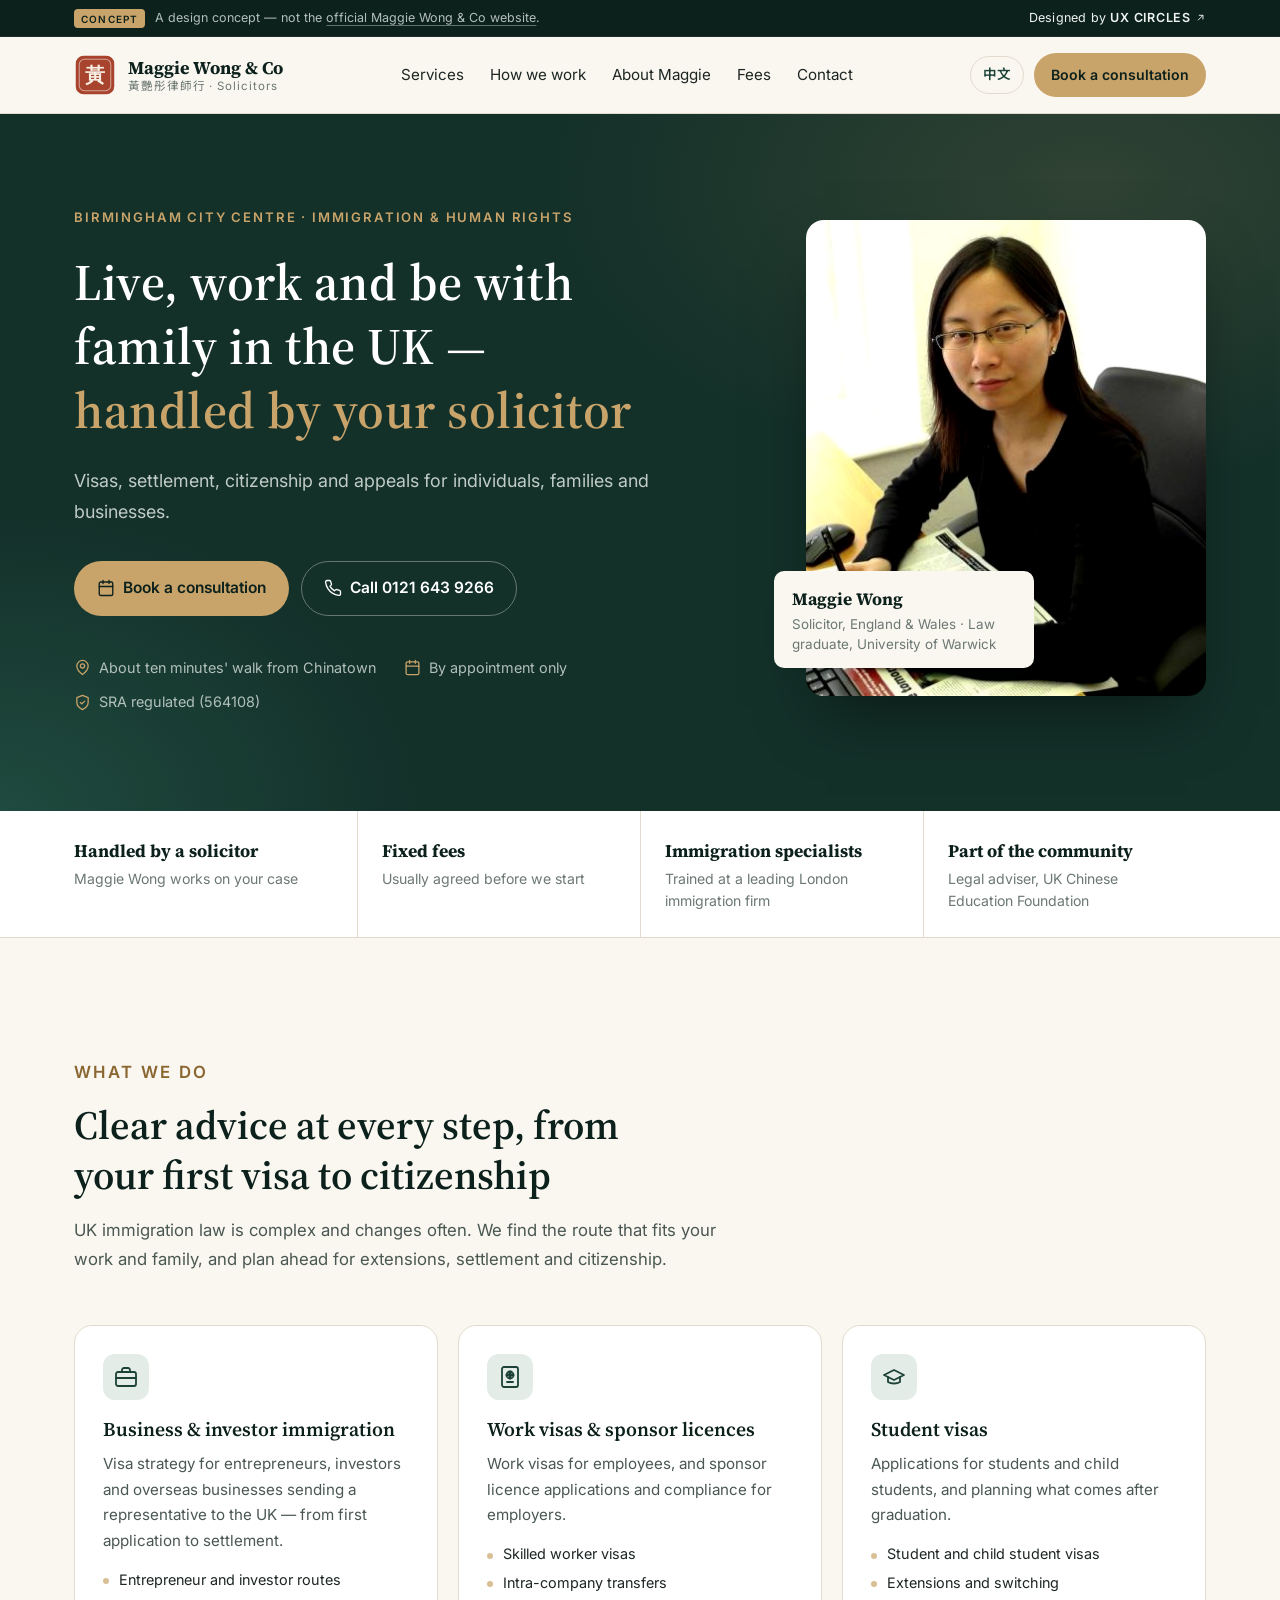
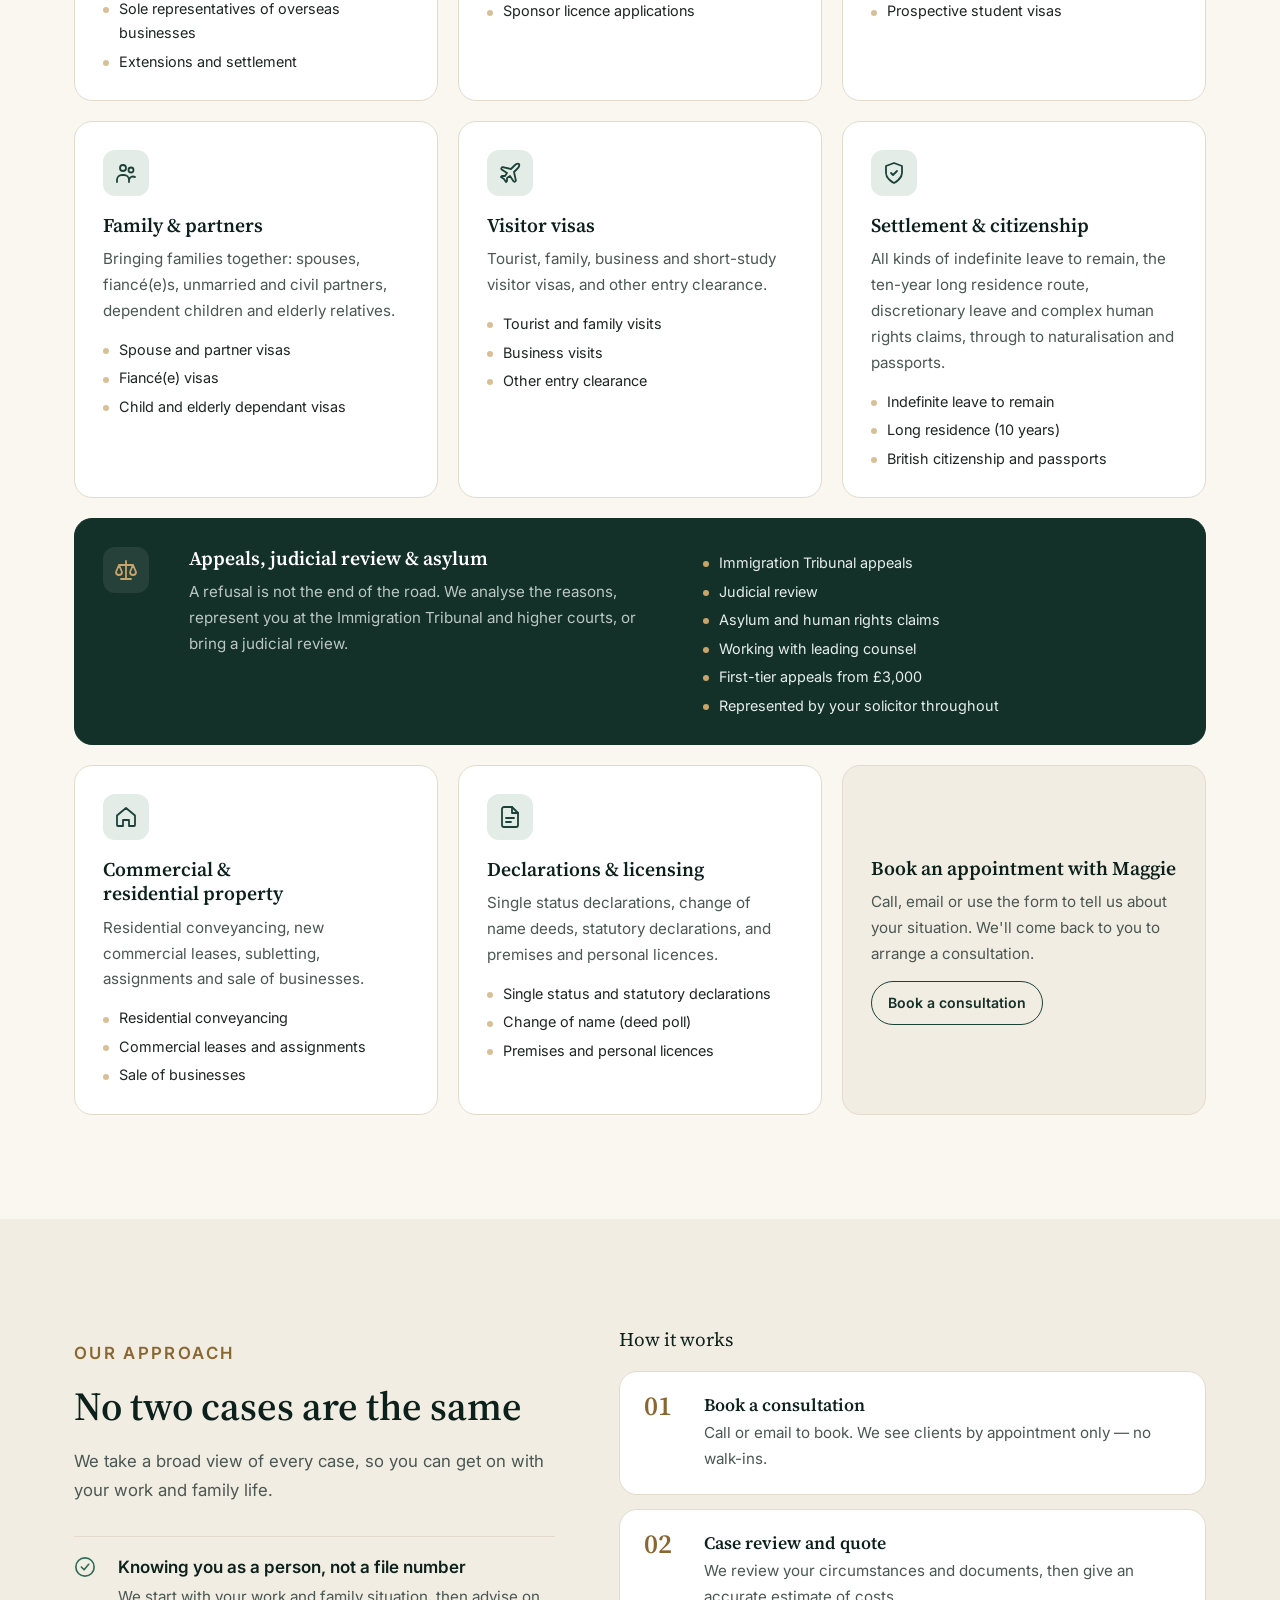
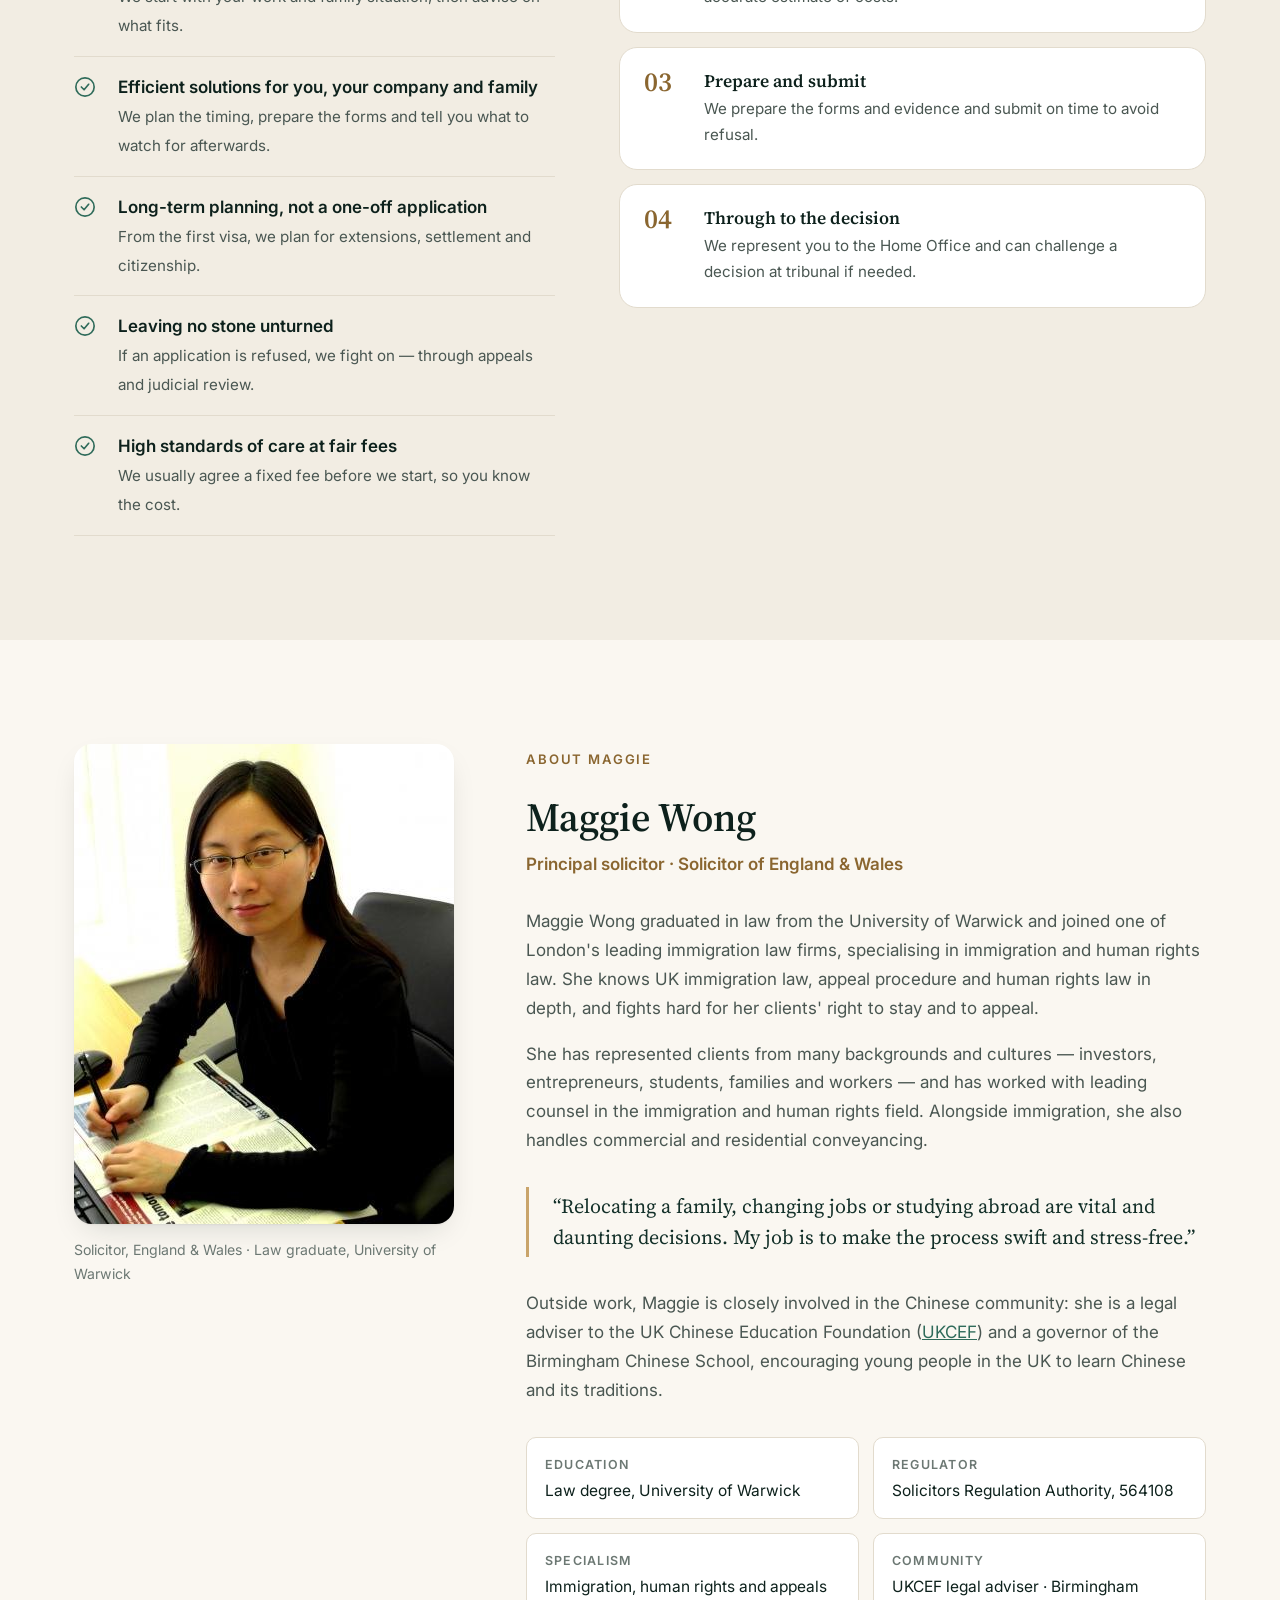
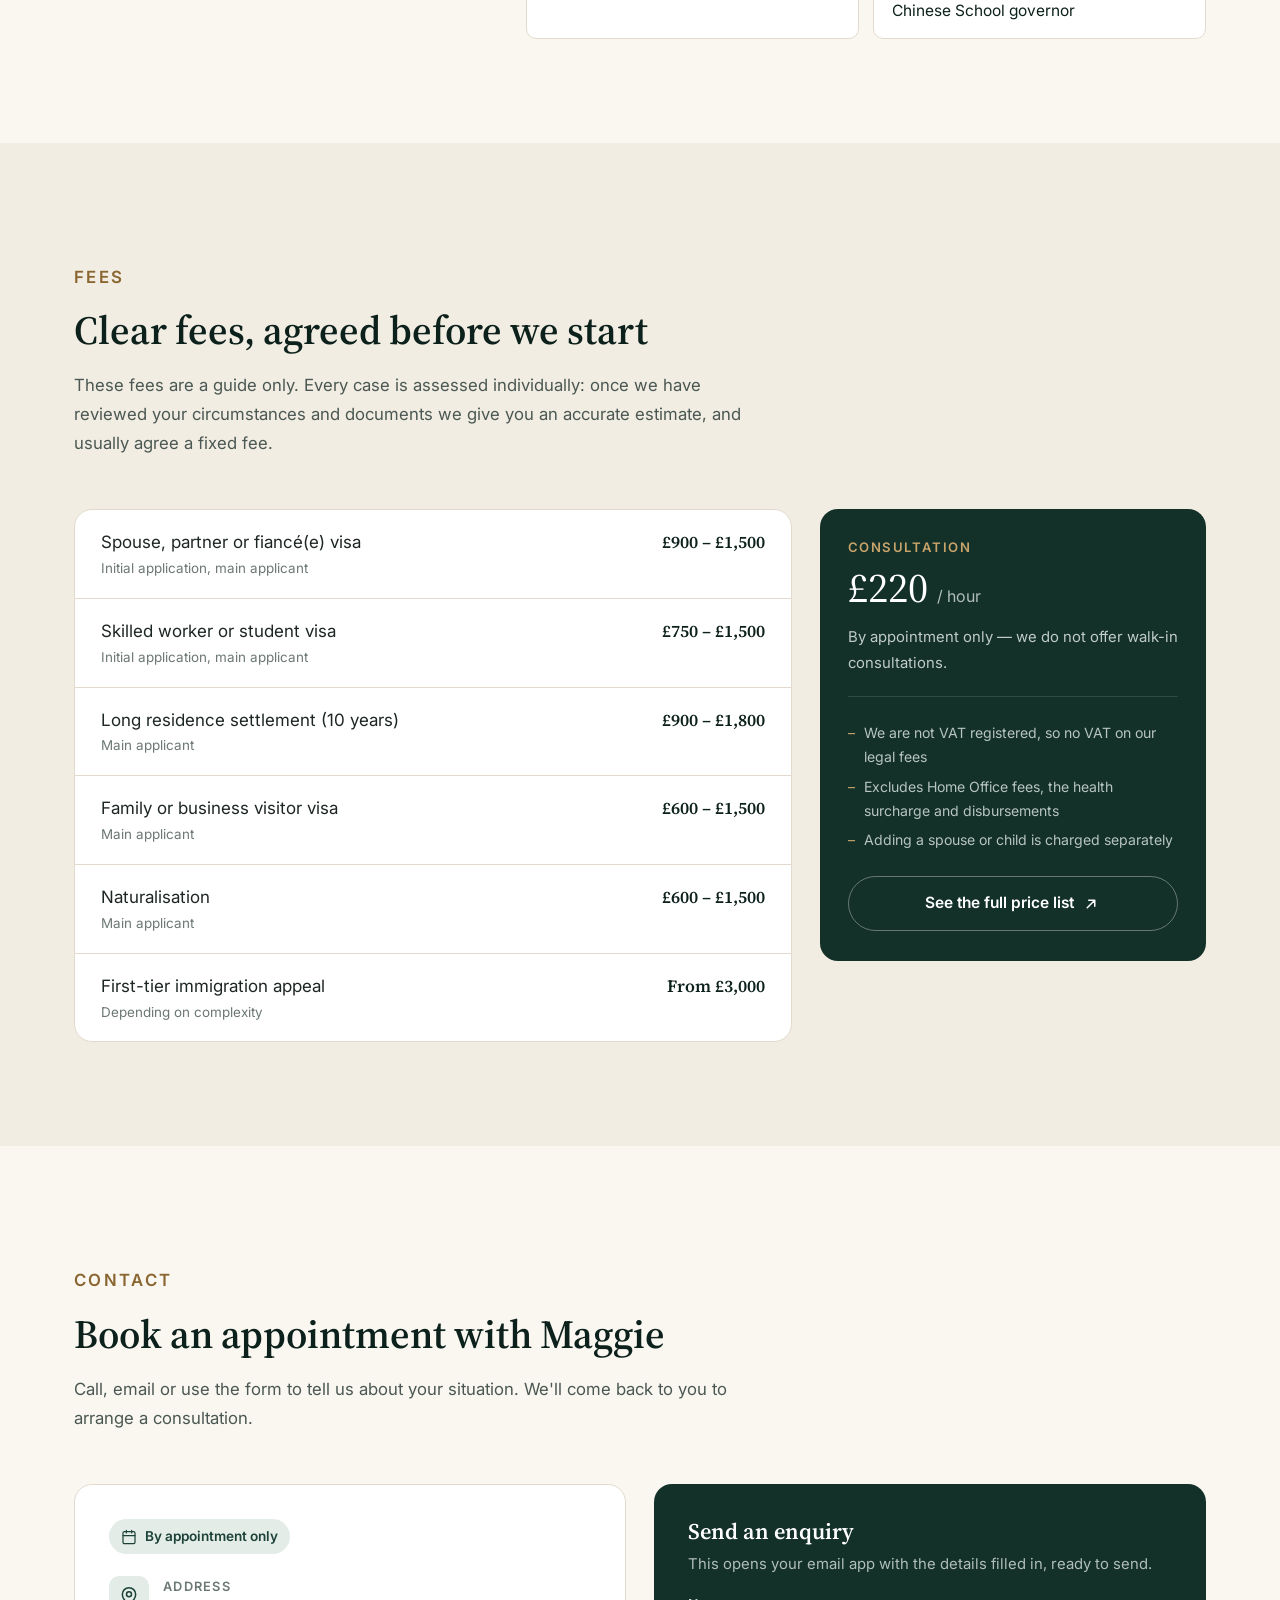
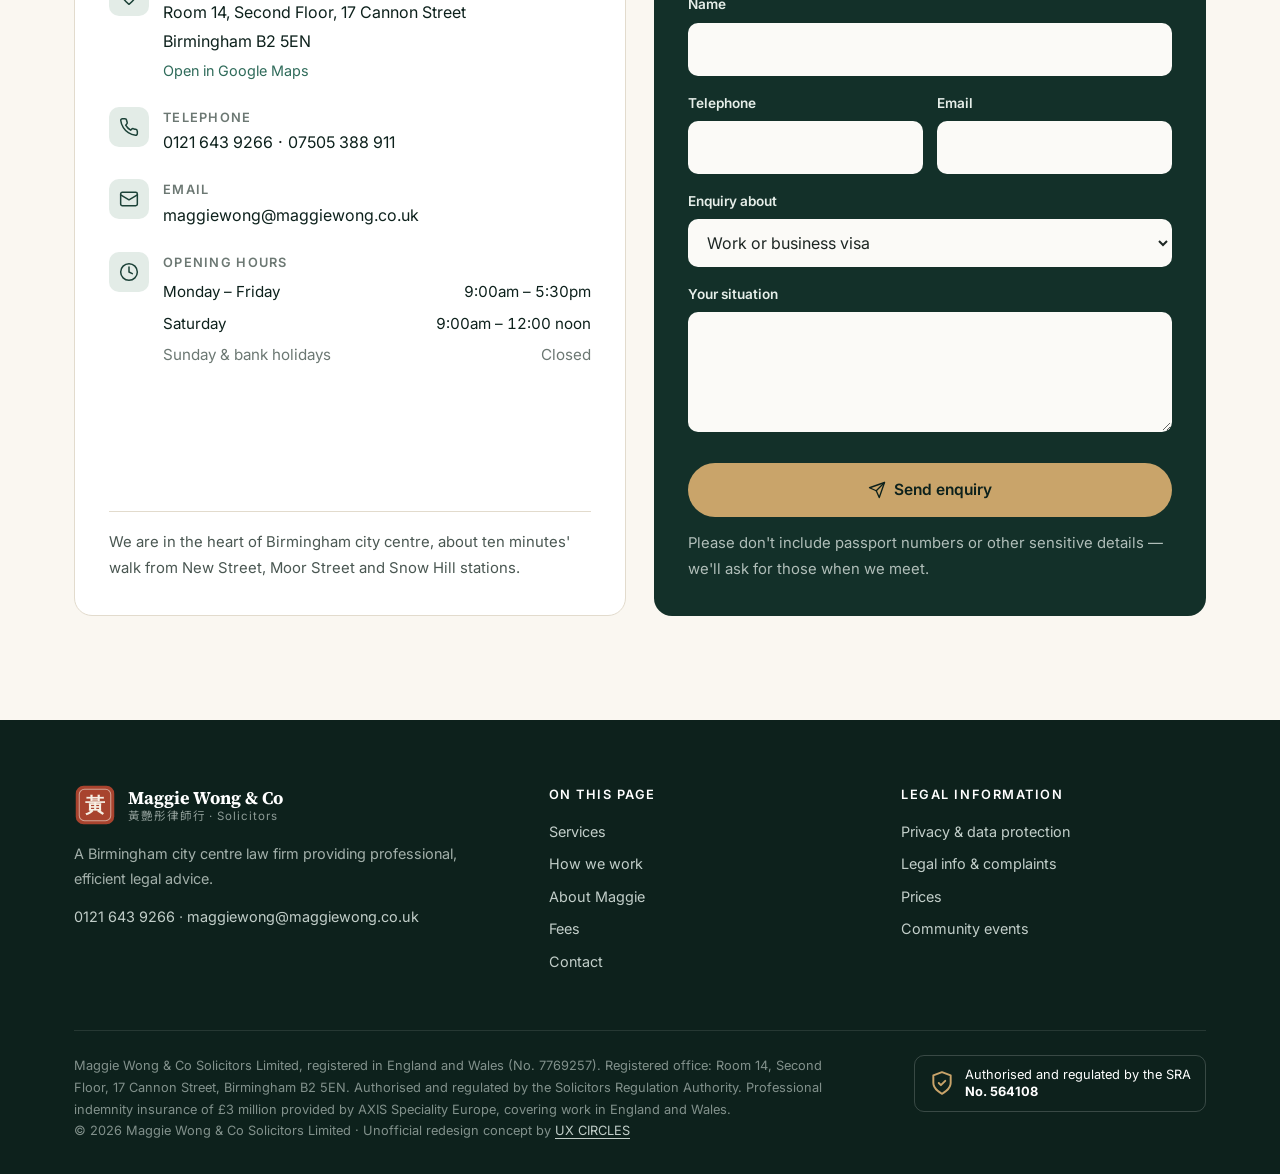
<file: index.html>
<!doctype html>
<html lang="en-GB">
<head>
<meta charset="utf-8">
<meta name="viewport" content="width=device-width, initial-scale=1">
<title>Maggie Wong & Co Solicitors | Immigration solicitors in Birmingham</title>
<meta name="description" content="Maggie Wong & Co is a Birmingham city centre law firm offering UK immigration, human rights, appeals, property, declarations and licensing services. Authorised and regulated by the SRA (564108).">
<meta property="og:title" content="Maggie Wong & Co Solicitors | Immigration solicitors in Birmingham">
<meta property="og:description" content="Maggie Wong & Co is a Birmingham city centre law firm offering UK immigration, human rights, appeals, property, declarations and licensing services. Authorised and regulated by the SRA (564108).">
<meta property="og:image" content="assets/img/maggie-wong.jpg">
<meta name="robots" content="noindex, nofollow">
<meta name="theme-color" content="#133029">
<link rel="alternate" hreflang="en-GB" href="index.html">
<link rel="alternate" hreflang="zh-Hant" href="home.html">
<link rel="icon" href="assets/img/logo.svg" type="image/svg+xml">
<link rel="preconnect" href="https://fonts.googleapis.com">
<link rel="preconnect" href="https://fonts.gstatic.com" crossorigin>
<link href="https://fonts.googleapis.com/css2?family=Inter:wght@400;500;600&family=Source+Serif+4:opsz,wght@8..60,500;8..60,600;8..60,700&family=Noto+Sans+TC:wght@400;500;700&family=Noto+Serif+TC:wght@500;600;700&display=swap" rel="stylesheet">
<link rel="stylesheet" href="assets/css/style.css">
</head>
<body>
<a class="skip" href="#main">Skip to main content</a>
<div class="concept-bar" role="note">
  <div class="container concept-inner">
    <p><span class="concept-tag">Concept</span><span class="concept-long">A design concept — not the <a href="http://maggiewong.co.uk/" target="_blank" rel="noopener">official Maggie Wong &amp; Co website</a>.</span></p>
    <a href="https://ux-circles.com/professionals" target="_blank" rel="noopener"><span class="concept-by">Designed by </span><strong>UX CIRCLES</strong> <svg viewBox="0 0 24 24" fill="none" stroke="currentColor" stroke-width="2" stroke-linecap="round" stroke-linejoin="round" aria-hidden="true"><path d="M7 17 17 7M9 7h8v8"/></svg></a>
  </div>
</div>
<header class="site-header">
  <div class="container">
    <a class="brand" href="index.html">
      <img src="assets/img/logo.svg" alt="" width="42" height="42">
      <span class="brand-text"><span class="brand-name">Maggie Wong &amp; Co</span><span class="brand-sub">黃艷彤律師行 · Solicitors</span></span>
    </a>
    <nav class="nav" id="nav" aria-label="Menu"><a href="#services">Services</a><a href="#approach">How we work</a><a href="#about">About Maggie</a><a href="#fees">Fees</a><a href="#contact">Contact</a></nav>
    <div class="header-actions">
      <a class="lang" href="home.html" hreflang="zh-Hant" lang="zh-Hant">中文</a>
      <a class="btn btn-primary btn-sm" href="#contact">Book a consultation</a>
      <button class="menu-toggle" type="button" aria-controls="nav" aria-expanded="false" aria-label="Menu"><svg viewBox="0 0 24 24" fill="none" stroke="currentColor" stroke-width="2" stroke-linecap="round" stroke-linejoin="round" aria-hidden="true"><path d="M4 7h16M4 12h16M4 17h16"/></svg></button>
    </div>
  </div>
</header>

<main id="main">
<section class="hero">
  <div class="container">
    <div>
      <p class="eyebrow">Birmingham city centre · Immigration &amp; human rights</p>
      <h1>Live, work and be with family in the UK — <em>handled by your solicitor</em></h1>
      <p class="hero-lead">Visas, settlement, citizenship and appeals for individuals, families and businesses.</p>
      <div class="hero-cta">
        <a class="btn btn-primary" href="#contact"><svg viewBox="0 0 24 24" fill="none" stroke="currentColor" stroke-width="1.8" stroke-linecap="round" stroke-linejoin="round" aria-hidden="true"><rect x="3" y="4" width="18" height="18" rx="2"/><path d="M16 2v4M8 2v4M3 10h18"/></svg>Book a consultation</a>
        <a class="btn btn-ghost" href="tel:+441216439266"><svg viewBox="0 0 24 24" fill="none" stroke="currentColor" stroke-width="1.8" stroke-linecap="round" stroke-linejoin="round" aria-hidden="true"><path d="M22 16.9v3a2 2 0 0 1-2.2 2 19.8 19.8 0 0 1-8.6-3.1 19.5 19.5 0 0 1-6-6A19.8 19.8 0 0 1 2.1 4.2 2 2 0 0 1 4.1 2h3a2 2 0 0 1 2 1.7c.1.9.4 1.8.7 2.7a2 2 0 0 1-.5 2.1L8 9.8a16 16 0 0 0 6 6l1.3-1.3a2 2 0 0 1 2.1-.4c.9.3 1.8.6 2.7.7a2 2 0 0 1 1.7 2z"/></svg>Call 0121 643 9266</a>
      </div>
      <ul class="hero-meta"><li><svg viewBox="0 0 24 24" fill="none" stroke="currentColor" stroke-width="1.8" stroke-linecap="round" stroke-linejoin="round" aria-hidden="true"><path d="M20 10c0 6-8 12-8 12s-8-6-8-12a8 8 0 0 1 16 0z"/><circle cx="12" cy="10" r="3"/></svg>About ten minutes' walk from Chinatown</li><li><svg viewBox="0 0 24 24" fill="none" stroke="currentColor" stroke-width="1.8" stroke-linecap="round" stroke-linejoin="round" aria-hidden="true"><rect x="3" y="4" width="18" height="18" rx="2"/><path d="M16 2v4M8 2v4M3 10h18"/></svg>By appointment only</li><li><svg viewBox="0 0 24 24" fill="none" stroke="currentColor" stroke-width="1.8" stroke-linecap="round" stroke-linejoin="round" aria-hidden="true"><path d="M12 22s8-4 8-10V5l-8-3-8 3v7c0 6 8 10 8 10z"/><path d="m9 12 2 2 4-4"/></svg>SRA regulated (564108)</li></ul>
    </div>
    <figure class="portrait" style="margin:0">
      <div class="portrait-frame"><img src="assets/img/maggie-wong.jpg" alt="Maggie Wong at her desk" width="403" height="480"></div>
      <figcaption class="portrait-card"><strong>Maggie Wong</strong><span>Solicitor, England &amp; Wales · Law graduate, University of Warwick</span></figcaption>
    </figure>
  </div>
</section>

<section class="trust" aria-label="Our approach">
  <div class="container"><div class="trust-item"><strong>Handled by a solicitor</strong><span>Maggie Wong works on your case</span></div><div class="trust-item"><strong>Fixed fees</strong><span>Usually agreed before we start</span></div><div class="trust-item"><strong>Immigration specialists</strong><span>Trained at a leading London immigration firm</span></div><div class="trust-item"><strong>Part of the community</strong><span>Legal adviser, UK Chinese Education Foundation</span></div></div>
</section>

<section class="section" id="services">
  <div class="container">
    <div class="section-head reveal">
      <p class="eyebrow">What we do</p>
      <h2>Clear advice at every step, from your first visa to citizenship</h2>
      <p>UK immigration law is complex and changes often. We find the route that fits your work and family, and plan ahead for extensions, settlement and citizenship.</p>
    </div>
    <div class="services"><article class="service reveal"><div class="service-icon"><svg viewBox="0 0 24 24" fill="none" stroke="currentColor" stroke-width="1.8" stroke-linecap="round" stroke-linejoin="round" aria-hidden="true"><rect x="2" y="7" width="20" height="14" rx="2"/><path d="M16 7V5a2 2 0 0 0-2-2h-4a2 2 0 0 0-2 2v2M2 13h20"/></svg></div><h3>Business & investor immigration</h3><p>Visa strategy for entrepreneurs, investors and overseas businesses sending a representative to the UK — from first application to settlement.</p><ul><li>Entrepreneur and investor routes</li><li>Sole representatives of overseas businesses</li><li>Extensions and settlement</li></ul></article><article class="service reveal"><div class="service-icon"><svg viewBox="0 0 24 24" fill="none" stroke="currentColor" stroke-width="1.8" stroke-linecap="round" stroke-linejoin="round" aria-hidden="true"><rect x="4" y="2" width="16" height="20" rx="2"/><circle cx="12" cy="10" r="3.5"/><path d="M8.5 10h7M12 6.5c1.2 1 1.2 6 0 7M12 6.5c-1.2 1-1.2 6 0 7M9 17h6"/></svg></div><h3>Work visas & sponsor licences</h3><p>Work visas for employees, and sponsor licence applications and compliance for employers.</p><ul><li>Skilled worker visas</li><li>Intra-company transfers</li><li>Sponsor licence applications</li></ul></article><article class="service reveal"><div class="service-icon"><svg viewBox="0 0 24 24" fill="none" stroke="currentColor" stroke-width="1.8" stroke-linecap="round" stroke-linejoin="round" aria-hidden="true"><path d="M22 10 12 5 2 10l10 5 10-5z"/><path d="M6 12v5c3 2 9 2 12 0v-5"/></svg></div><h3>Student visas</h3><p>Applications for students and child students, and planning what comes after graduation.</p><ul><li>Student and child student visas</li><li>Extensions and switching</li><li>Prospective student visas</li></ul></article><article class="service reveal"><div class="service-icon"><svg viewBox="0 0 24 24" fill="none" stroke="currentColor" stroke-width="1.8" stroke-linecap="round" stroke-linejoin="round" aria-hidden="true"><circle cx="9" cy="7" r="3"/><circle cx="17" cy="9" r="2.5"/><path d="M3 21v-2a5 5 0 0 1 5-5h2a5 5 0 0 1 5 5v2M15 21v-1.5a4 4 0 0 1 6-3.4"/></svg></div><h3>Family & partners</h3><p>Bringing families together: spouses, fiancé(e)s, unmarried and civil partners, dependent children and elderly relatives.</p><ul><li>Spouse and partner visas</li><li>Fiancé(e) visas</li><li>Child and elderly dependant visas</li></ul></article><article class="service reveal"><div class="service-icon"><svg viewBox="0 0 24 24" fill="none" stroke="currentColor" stroke-width="1.8" stroke-linecap="round" stroke-linejoin="round" aria-hidden="true"><path d="M17.8 19.2 16 11l3.5-3.5C21 6 21.5 4 21 3c-1-.5-3 0-4.5 1.5L13 8 4.8 6.2c-.5-.1-.9.1-1.1.5l-.3.5c-.2.5-.1 1 .3 1.3L9 12l-2 3H4l-1 1 3 2 2 3 1-1v-3l3-2 3.5 5.3c.3.4.8.5 1.3.3l.5-.2c.4-.3.6-.7.5-1.2z"/></svg></div><h3>Visitor visas</h3><p>Tourist, family, business and short-study visitor visas, and other entry clearance.</p><ul><li>Tourist and family visits</li><li>Business visits</li><li>Other entry clearance</li></ul></article><article class="service reveal"><div class="service-icon"><svg viewBox="0 0 24 24" fill="none" stroke="currentColor" stroke-width="1.8" stroke-linecap="round" stroke-linejoin="round" aria-hidden="true"><path d="M12 22s8-4 8-10V5l-8-3-8 3v7c0 6 8 10 8 10z"/><path d="m9 12 2 2 4-4"/></svg></div><h3>Settlement & citizenship</h3><p>All kinds of indefinite leave to remain, the ten-year long residence route, discretionary leave and complex human rights claims, through to naturalisation and passports.</p><ul><li>Indefinite leave to remain</li><li>Long residence (10 years)</li><li>British citizenship and passports</li></ul></article><article class="service service-wide reveal"><div class="service-icon"><svg viewBox="0 0 24 24" fill="none" stroke="currentColor" stroke-width="1.8" stroke-linecap="round" stroke-linejoin="round" aria-hidden="true"><path d="M12 3v18M7 21h10M5 7h14M5 7l-3 7a3 3 0 0 0 6 0L5 7zM19 7l-3 7a3 3 0 0 0 6 0l-3-7z"/></svg></div><div><h3>Appeals, judicial review & asylum</h3><p>A refusal is not the end of the road. We analyse the reasons, represent you at the Immigration Tribunal and higher courts, or bring a judicial review.</p></div><div><ul><li>Immigration Tribunal appeals</li><li>Judicial review</li><li>Asylum and human rights claims</li><li>Working with leading counsel</li><li>First-tier appeals from £3,000</li><li>Represented by your solicitor throughout</li></ul></div></article><article class="service reveal"><div class="service-icon"><svg viewBox="0 0 24 24" fill="none" stroke="currentColor" stroke-width="1.8" stroke-linecap="round" stroke-linejoin="round" aria-hidden="true"><path d="M3 10.5 12 3l9 7.5V20a1 1 0 0 1-1 1h-5v-6H9v6H4a1 1 0 0 1-1-1z"/></svg></div><h3>Commercial & residential property</h3><p>Residential conveyancing, new commercial leases, subletting, assignments and sale of businesses.</p><ul><li>Residential conveyancing</li><li>Commercial leases and assignments</li><li>Sale of businesses</li></ul></article><article class="service reveal"><div class="service-icon"><svg viewBox="0 0 24 24" fill="none" stroke="currentColor" stroke-width="1.8" stroke-linecap="round" stroke-linejoin="round" aria-hidden="true"><path d="M14 2H6a2 2 0 0 0-2 2v16a2 2 0 0 0 2 2h12a2 2 0 0 0 2-2V8z"/><path d="M14 2v6h6M8 13h8M8 17h5"/></svg></div><h3>Declarations & licensing</h3><p>Single status declarations, change of name deeds, statutory declarations, and premises and personal licences.</p><ul><li>Single status and statutory declarations</li><li>Change of name (deed poll)</li><li>Premises and personal licences</li></ul></article>
      <article class="service reveal" style="display:flex;flex-direction:column;justify-content:center;background:var(--paper-2)">
        <h3>Book an appointment with Maggie</h3>
        <p>Call, email or use the form to tell us about your situation. We'll come back to you to arrange a consultation.</p>
        <div><a class="btn btn-outline btn-sm" href="#contact">Book a consultation</a></div>
      </article>
    </div>
  </div>
</section>

<section class="section section-alt" id="approach">
  <div class="container approach">
    <div class="reveal">
      <div class="section-head" style="margin-bottom:32px">
        <p class="eyebrow">Our approach</p>
        <h2>No two cases are the same</h2>
        <p>We take a broad view of every case, so you can get on with your work and family life.</p>
      </div>
      <ul class="promises"><li><svg viewBox="0 0 24 24" fill="none" stroke="currentColor" stroke-width="1.8" stroke-linecap="round" stroke-linejoin="round" aria-hidden="true"><circle cx="12" cy="12" r="10"/><path d="m8 12 3 3 5-6"/></svg><div><strong>Knowing you as a person, not a file number</strong><span>We start with your work and family situation, then advise on what fits.</span></div></li><li><svg viewBox="0 0 24 24" fill="none" stroke="currentColor" stroke-width="1.8" stroke-linecap="round" stroke-linejoin="round" aria-hidden="true"><circle cx="12" cy="12" r="10"/><path d="m8 12 3 3 5-6"/></svg><div><strong>Efficient solutions for you, your company and family</strong><span>We plan the timing, prepare the forms and tell you what to watch for afterwards.</span></div></li><li><svg viewBox="0 0 24 24" fill="none" stroke="currentColor" stroke-width="1.8" stroke-linecap="round" stroke-linejoin="round" aria-hidden="true"><circle cx="12" cy="12" r="10"/><path d="m8 12 3 3 5-6"/></svg><div><strong>Long-term planning, not a one-off application</strong><span>From the first visa, we plan for extensions, settlement and citizenship.</span></div></li><li><svg viewBox="0 0 24 24" fill="none" stroke="currentColor" stroke-width="1.8" stroke-linecap="round" stroke-linejoin="round" aria-hidden="true"><circle cx="12" cy="12" r="10"/><path d="m8 12 3 3 5-6"/></svg><div><strong>Leaving no stone unturned</strong><span>If an application is refused, we fight on — through appeals and judicial review.</span></div></li><li><svg viewBox="0 0 24 24" fill="none" stroke="currentColor" stroke-width="1.8" stroke-linecap="round" stroke-linejoin="round" aria-hidden="true"><circle cx="12" cy="12" r="10"/><path d="m8 12 3 3 5-6"/></svg><div><strong>High standards of care at fair fees</strong><span>We usually agree a fixed fee before we start, so you know the cost.</span></div></li></ul>
    </div>
    <div class="reveal">
      <p class="steps-title">How it works</p>
      <ol class="steps"><li><h3>Book a consultation</h3><p>Call or email to book. We see clients by appointment only — no walk-ins.</p></li><li><h3>Case review and quote</h3><p>We review your circumstances and documents, then give an accurate estimate of costs.</p></li><li><h3>Prepare and submit</h3><p>We prepare the forms and evidence and submit on time to avoid refusal.</p></li><li><h3>Through to the decision</h3><p>We represent you to the Home Office and can challenge a decision at tribunal if needed.</p></li></ol>
    </div>
  </div>
</section>

<section class="section" id="about">
  <div class="container about">
    <figure class="about-photo reveal" style="margin:0">
      <img src="assets/img/maggie-wong.jpg" alt="Maggie Wong at her desk" width="403" height="480" loading="lazy">
      <figcaption>Solicitor, England &amp; Wales · Law graduate, University of Warwick</figcaption>
    </figure>
    <div class="about-body reveal">
      <p class="eyebrow" style="color:var(--accent)">About Maggie</p>
      <h2>Maggie Wong</h2>
      <p class="role">Principal solicitor · Solicitor of England &amp; Wales</p>
      <p>Maggie Wong graduated in law from the University of Warwick and joined one of London's leading immigration law firms, specialising in immigration and human rights law. She knows UK immigration law, appeal procedure and human rights law in depth, and fights hard for her clients' right to stay and to appeal.</p><p>She has represented clients from many backgrounds and cultures — investors, entrepreneurs, students, families and workers — and has worked with leading counsel in the immigration and human rights field. Alongside immigration, she also handles commercial and residential conveyancing.</p>
      <blockquote class="quote">“Relocating a family, changing jobs or studying abroad are vital and daunting decisions. My job is to make the process swift and stress-free.”</blockquote>
      <p>Outside work, Maggie is closely involved in the Chinese community: she is a legal adviser to the UK Chinese Education Foundation (<a href="http://www.ukcef.org.uk" target="_blank" rel="noopener">UKCEF</a>) and a governor of the Birmingham Chinese School, encouraging young people in the UK to learn Chinese and its traditions.</p>
      <div class="facts"><div class="fact"><strong>Education</strong><span>Law degree, University of Warwick</span></div><div class="fact"><strong>Regulator</strong><span>Solicitors Regulation Authority, 564108</span></div><div class="fact"><strong>Specialism</strong><span>Immigration, human rights and appeals</span></div><div class="fact"><strong>Community</strong><span>UKCEF legal adviser · Birmingham Chinese School governor</span></div></div>
    </div>
  </div>
</section>

<section class="section section-alt" id="fees">
  <div class="container">
    <div class="section-head reveal">
      <p class="eyebrow">Fees</p>
      <h2>Clear fees, agreed before we start</h2>
      <p>These fees are a guide only. Every case is assessed individually: once we have reviewed your circumstances and documents we give you an accurate estimate, and usually agree a fixed fee.</p>
    </div>
    <div class="fees-wrap">
      <div class="fee-table reveal"><div class="fee-row"><span>Spouse, partner or fiancé(e) visa<small>Initial application, main applicant</small></span><strong>£900 – £1,500</strong></div><div class="fee-row"><span>Skilled worker or student visa<small>Initial application, main applicant</small></span><strong>£750 – £1,500</strong></div><div class="fee-row"><span>Long residence settlement (10 years)<small>Main applicant</small></span><strong>£900 – £1,800</strong></div><div class="fee-row"><span>Family or business visitor visa<small>Main applicant</small></span><strong>£600 – £1,500</strong></div><div class="fee-row"><span>Naturalisation<small>Main applicant</small></span><strong>£600 – £1,500</strong></div><div class="fee-row"><span>First-tier immigration appeal<small>Depending on complexity</small></span><strong>From £3,000</strong></div></div>
      <aside class="fee-note reveal">
        <h3>Consultation</h3>
        <div class="price">£220 <small>/ hour</small></div>
        <p>By appointment only — we do not offer walk-in consultations.</p>
        <ul><li>We are not VAT registered, so no VAT on our legal fees</li><li>Excludes Home Office fees, the health surcharge and disbursements</li><li>Adding a spouse or child is charged separately</li></ul>
        <a class="btn btn-ghost" href="http://maggiewong.co.uk/Prices.html" target="_blank" rel="noopener">See the full price list <svg viewBox="0 0 24 24" fill="none" stroke="currentColor" stroke-width="2" stroke-linecap="round" stroke-linejoin="round" aria-hidden="true"><path d="M7 17 17 7M9 7h8v8"/></svg></a>
      </aside>
    </div>
  </div>
</section>

<section class="section" id="contact">
  <div class="container">
    <div class="section-head reveal">
      <p class="eyebrow">Contact</p>
      <h2>Book an appointment with Maggie</h2>
      <p>Call, email or use the form to tell us about your situation. We'll come back to you to arrange a consultation.</p>
    </div>
    <div class="contact">
      <div class="contact-info reveal">
        <span class="appt"><svg viewBox="0 0 24 24" fill="none" stroke="currentColor" stroke-width="1.8" stroke-linecap="round" stroke-linejoin="round" aria-hidden="true"><rect x="3" y="4" width="18" height="18" rx="2"/><path d="M16 2v4M8 2v4M3 10h18"/></svg>By appointment only</span>
        <div class="contact-line"><span class="ic"><svg viewBox="0 0 24 24" fill="none" stroke="currentColor" stroke-width="1.8" stroke-linecap="round" stroke-linejoin="round" aria-hidden="true"><path d="M20 10c0 6-8 12-8 12s-8-6-8-12a8 8 0 0 1 16 0z"/><circle cx="12" cy="10" r="3"/></svg></span><div><strong>Address</strong><span>Room 14, Second Floor, 17 Cannon Street<br>Birmingham B2 5EN</span><br><a href="https://www.google.com/maps/search/?api=1&query=17+Cannon+Street+Birmingham+B2+5EN" target="_blank" rel="noopener" style="font-size:.9rem;color:var(--pine-600)">Open in Google Maps</a></div></div>
        <div class="contact-line"><span class="ic"><svg viewBox="0 0 24 24" fill="none" stroke="currentColor" stroke-width="1.8" stroke-linecap="round" stroke-linejoin="round" aria-hidden="true"><path d="M22 16.9v3a2 2 0 0 1-2.2 2 19.8 19.8 0 0 1-8.6-3.1 19.5 19.5 0 0 1-6-6A19.8 19.8 0 0 1 2.1 4.2 2 2 0 0 1 4.1 2h3a2 2 0 0 1 2 1.7c.1.9.4 1.8.7 2.7a2 2 0 0 1-.5 2.1L8 9.8a16 16 0 0 0 6 6l1.3-1.3a2 2 0 0 1 2.1-.4c.9.3 1.8.6 2.7.7a2 2 0 0 1 1.7 2z"/></svg></span><div><strong>Telephone</strong><a href="tel:+441216439266">0121 643 9266</a> · <a href="tel:+447505388911">07505 388 911</a></div></div>
        <div class="contact-line"><span class="ic"><svg viewBox="0 0 24 24" fill="none" stroke="currentColor" stroke-width="1.8" stroke-linecap="round" stroke-linejoin="round" aria-hidden="true"><rect x="2" y="4" width="20" height="16" rx="2"/><path d="m22 7-10 6L2 7"/></svg></span><div><strong>Email</strong><a href="mailto:maggiewong@maggiewong.co.uk">maggiewong@maggiewong.co.uk</a></div></div>
        <div class="contact-line"><span class="ic"><svg viewBox="0 0 24 24" fill="none" stroke="currentColor" stroke-width="1.8" stroke-linecap="round" stroke-linejoin="round" aria-hidden="true"><circle cx="12" cy="12" r="10"/><path d="M12 6v6l4 2"/></svg></span><div><strong>Opening hours</strong><table class="hours"><tr><td>Monday – Friday</td><td>9:00am – 5:30pm</td></tr><tr><td>Saturday</td><td>9:00am – 12:00 noon</td></tr><tr class="closed"><td>Sunday &amp; bank holidays</td><td>Closed</td></tr></table></div></div>
        <p class="directions">We are in the heart of Birmingham city centre, about ten minutes' walk from New Street, Moor Street and Snow Hill stations.</p>
      </div>
      <form class="form reveal" id="enquiry" data-subject="Website enquiry" data-l-name="Name" data-l-phone="Telephone" data-l-email="Email" data-l-topic="Enquiry about">
        <h3>Send an enquiry</h3>
        <p>This opens your email app with the details filled in, ready to send.</p>
        <div class="field"><label for="f-name">Name</label><input id="f-name" name="name" autocomplete="name" required></div>
        <div class="field-row">
          <div class="field"><label for="f-phone">Telephone</label><input id="f-phone" name="phone" type="tel" autocomplete="tel"></div>
          <div class="field"><label for="f-email">Email</label><input id="f-email" name="email" type="email" autocomplete="email" required></div>
        </div>
        <div class="field"><label for="f-topic">Enquiry about</label><select id="f-topic" name="topic"><option>Work or business visa</option><option>Student visa</option><option>Family or partner visa</option><option>Settlement or citizenship</option><option>Appeal or refusal</option><option>Property</option><option>Declarations or licensing</option><option>Something else</option></select></div>
        <div class="field"><label for="f-msg">Your situation</label><textarea id="f-msg" name="message"></textarea></div>
        <button class="btn btn-primary" type="submit"><svg viewBox="0 0 24 24" fill="none" stroke="currentColor" stroke-width="1.8" stroke-linecap="round" stroke-linejoin="round" aria-hidden="true"><path d="m22 2-7 20-4-9-9-4z"/><path d="M22 2 11 13"/></svg>Send enquiry</button>
        <p class="form-note">Please don't include passport numbers or other sensitive details — we'll ask for those when we meet.</p>
      </form>
    </div>
  </div>
</section>
</main>

<footer class="site-footer">
  <div class="container">
    <div class="footer-grid">
      <div>
        <a class="brand" href="index.html"><img src="assets/img/logo.svg" alt="" width="42" height="42"><span class="brand-text"><span class="brand-name">Maggie Wong &amp; Co</span><span class="brand-sub">黃艷彤律師行 · Solicitors</span></span></a>
        <p>A Birmingham city centre law firm providing professional, efficient legal advice.</p>
        <p><a href="tel:+441216439266">0121 643 9266</a> · <a href="mailto:maggiewong@maggiewong.co.uk">maggiewong@maggiewong.co.uk</a></p>
      </div>
      <div><h4>On this page</h4><ul><li><a href="#services">Services</a></li><li><a href="#approach">How we work</a></li><li><a href="#about">About Maggie</a></li><li><a href="#fees">Fees</a></li><li><a href="#contact">Contact</a></li></ul></div>
      <div><h4>Legal information</h4><ul><li><a href="http://maggiewong.co.uk/Newsletter_ICU.html" target="_blank" rel="noopener">Privacy &amp; data protection</a></li><li><a href="http://maggiewong.co.uk/Legal_Information_.html" target="_blank" rel="noopener">Legal info &amp; complaints</a></li><li><a href="http://maggiewong.co.uk/Prices.html" target="_blank" rel="noopener">Prices</a></li><li><a href="http://maggiewong.co.uk/Event.html" target="_blank" rel="noopener">Community events</a></li></ul></div>
    </div>
    <div class="reg">
      <p>Maggie Wong &amp; Co Solicitors Limited, registered in England and Wales (No. 7769257). Registered office: Room 14, Second Floor, 17 Cannon Street, Birmingham B2 5EN. Authorised and regulated by the Solicitors Regulation Authority. Professional indemnity insurance of £3 million provided by AXIS Speciality Europe, covering work in England and Wales.<br>© <span id="year">2026</span> Maggie Wong &amp; Co Solicitors Limited · Unofficial redesign concept by <a href="https://ux-circles.com/professionals" target="_blank" rel="noopener">UX CIRCLES</a></p>
      <span class="sra"><svg viewBox="0 0 24 24" fill="none" stroke="currentColor" stroke-width="1.8" stroke-linecap="round" stroke-linejoin="round" aria-hidden="true"><path d="M12 22s8-4 8-10V5l-8-3-8 3v7c0 6 8 10 8 10z"/><path d="m9 12 2 2 4-4"/></svg><span>Authorised and regulated by the SRA<br><strong>No. 564108</strong></span></span>
    </div>
  </div>
</footer>

<div class="callbar">
  <a class="btn btn-outline" href="tel:+441216439266"><svg viewBox="0 0 24 24" fill="none" stroke="currentColor" stroke-width="1.8" stroke-linecap="round" stroke-linejoin="round" aria-hidden="true"><path d="M22 16.9v3a2 2 0 0 1-2.2 2 19.8 19.8 0 0 1-8.6-3.1 19.5 19.5 0 0 1-6-6A19.8 19.8 0 0 1 2.1 4.2 2 2 0 0 1 4.1 2h3a2 2 0 0 1 2 1.7c.1.9.4 1.8.7 2.7a2 2 0 0 1-.5 2.1L8 9.8a16 16 0 0 0 6 6l1.3-1.3a2 2 0 0 1 2.1-.4c.9.3 1.8.6 2.7.7a2 2 0 0 1 1.7 2z"/></svg>Call</a>
  <a class="btn btn-primary" href="#contact">Book a consultation</a>
</div>
<script src="assets/js/main.js"></script>
</body>
</html>
</file>
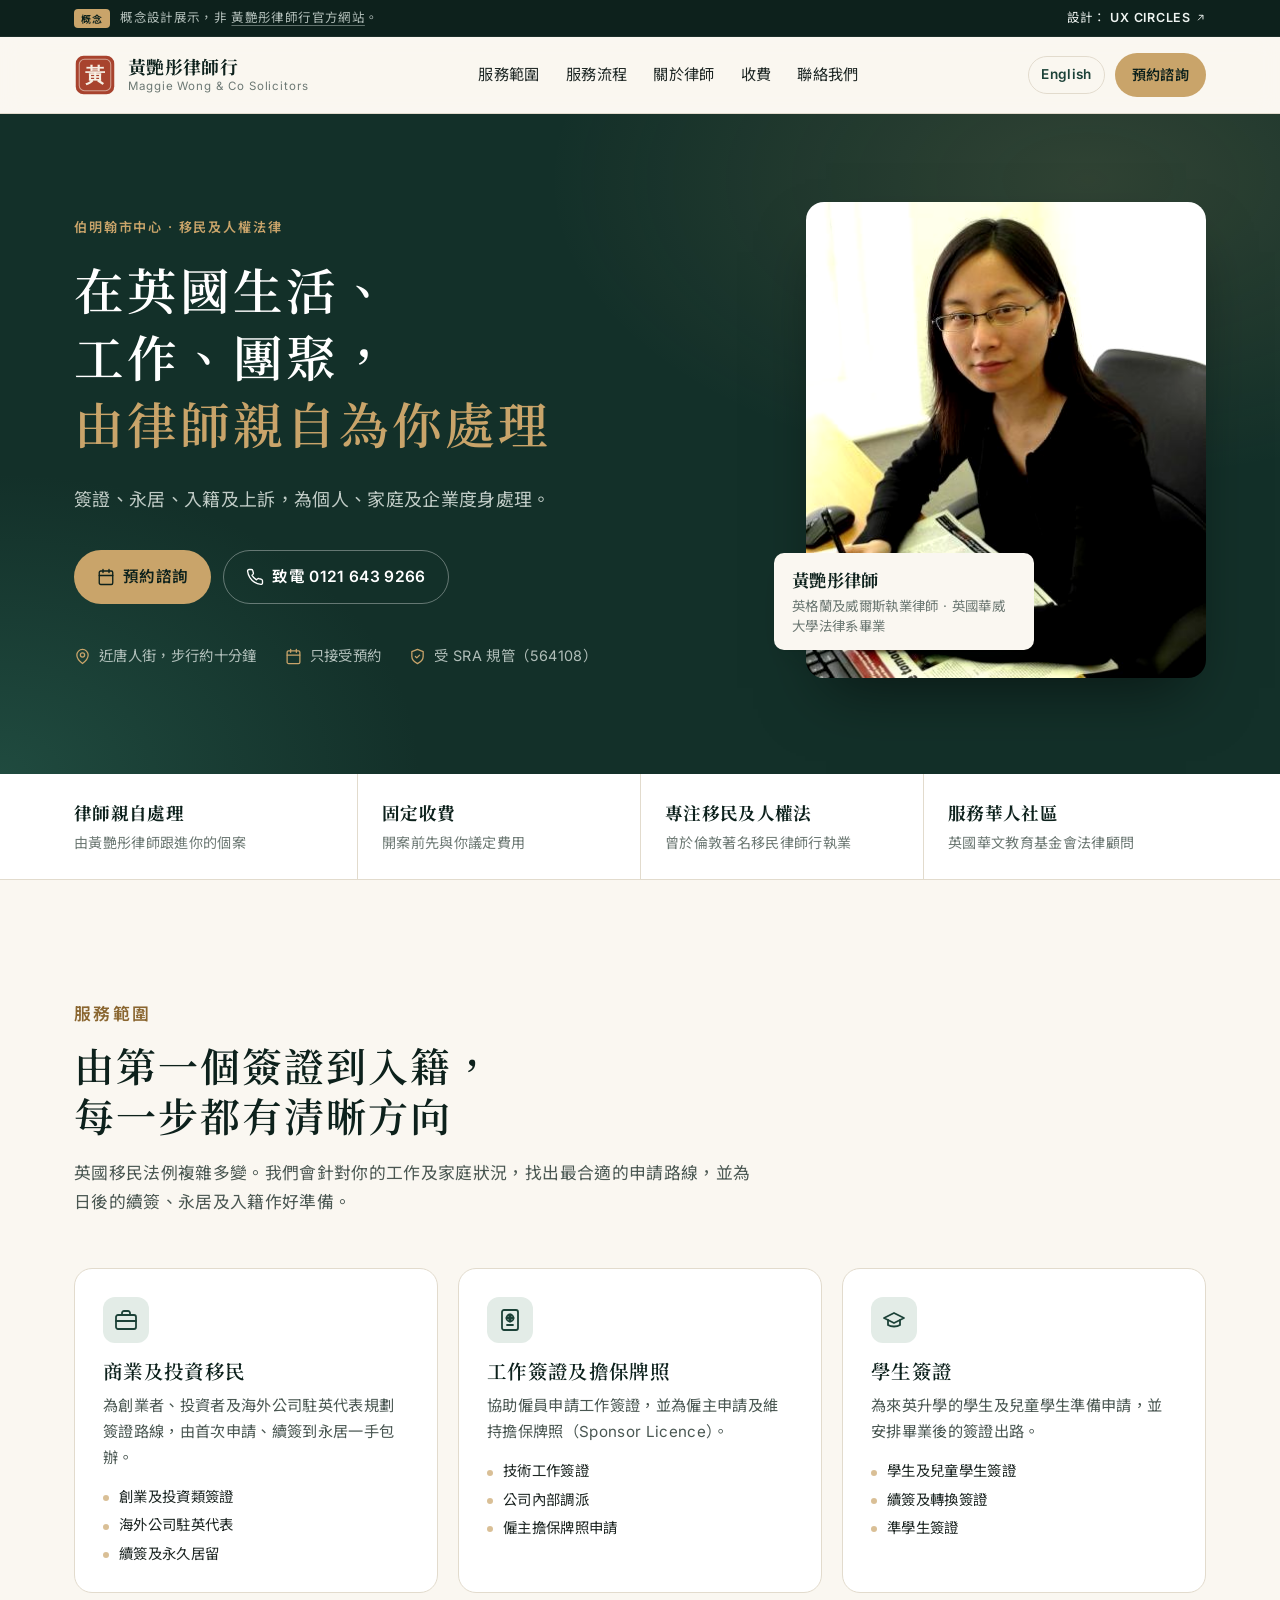
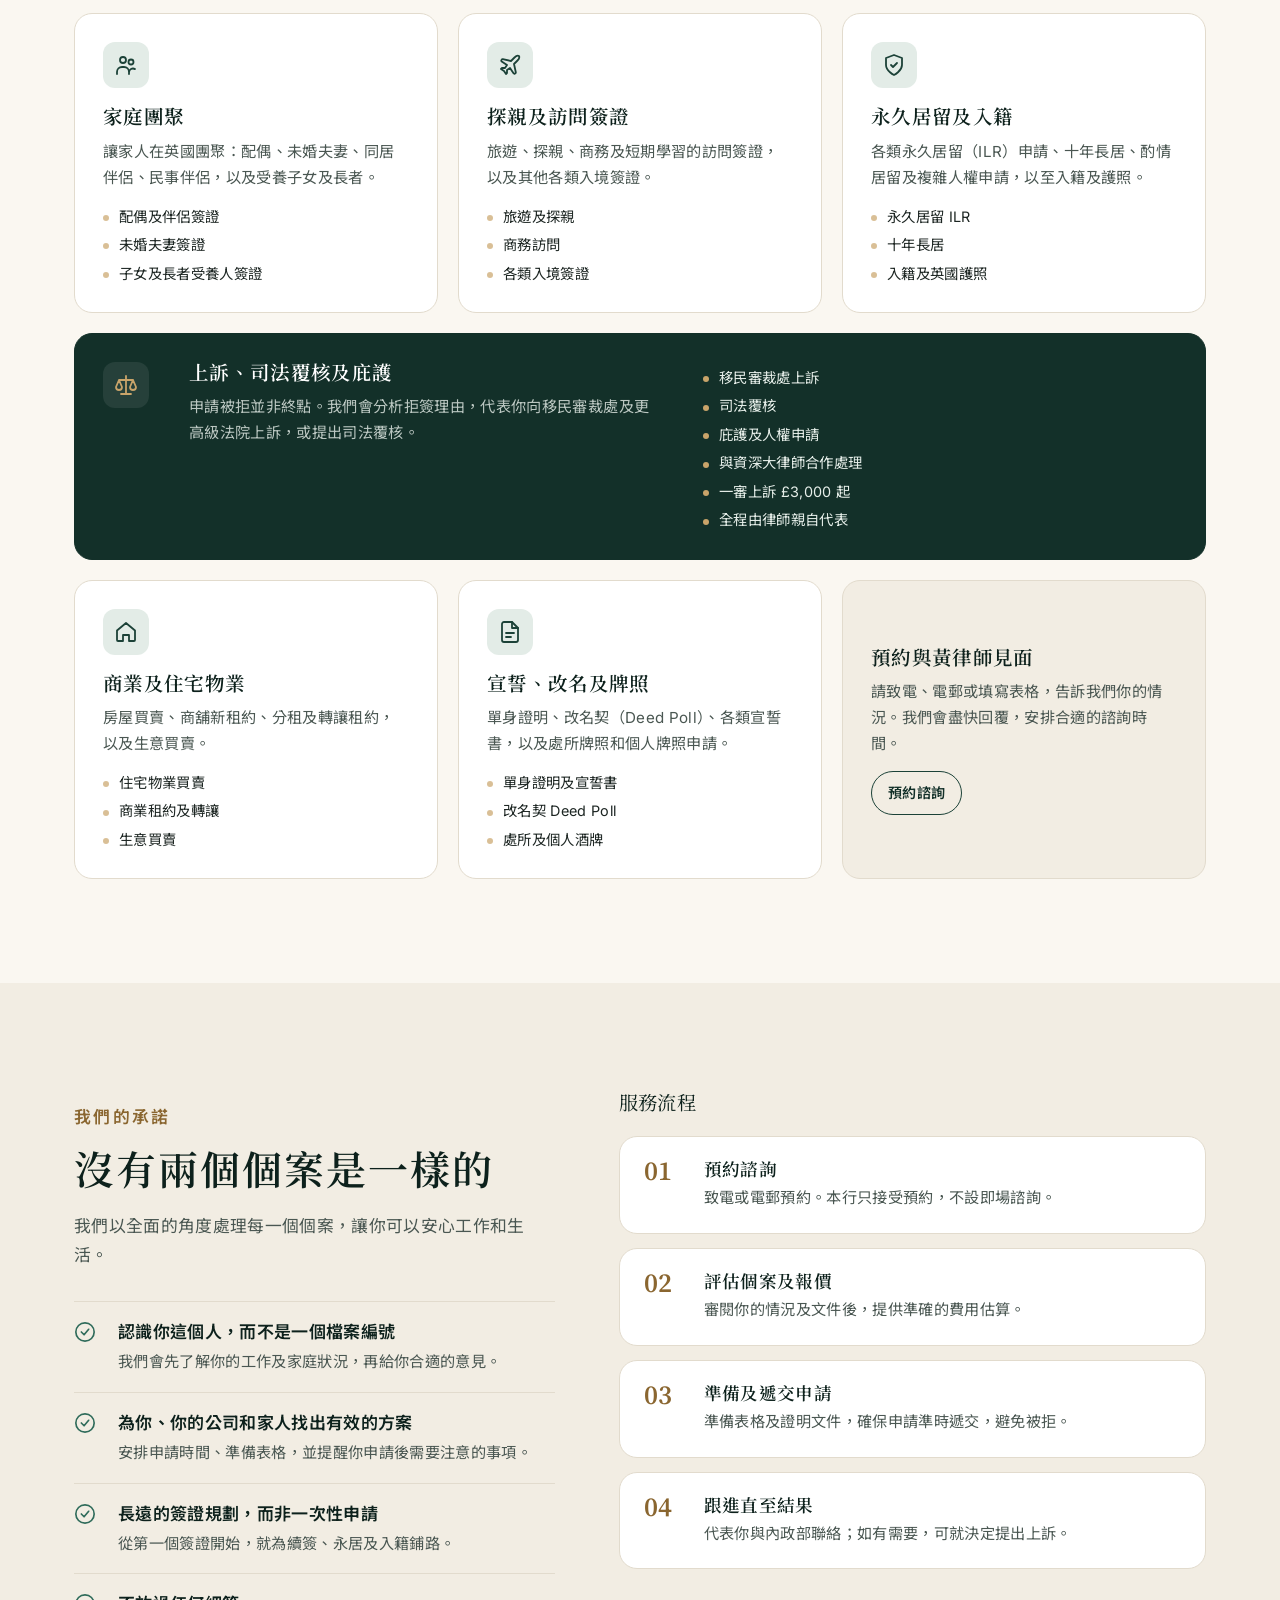
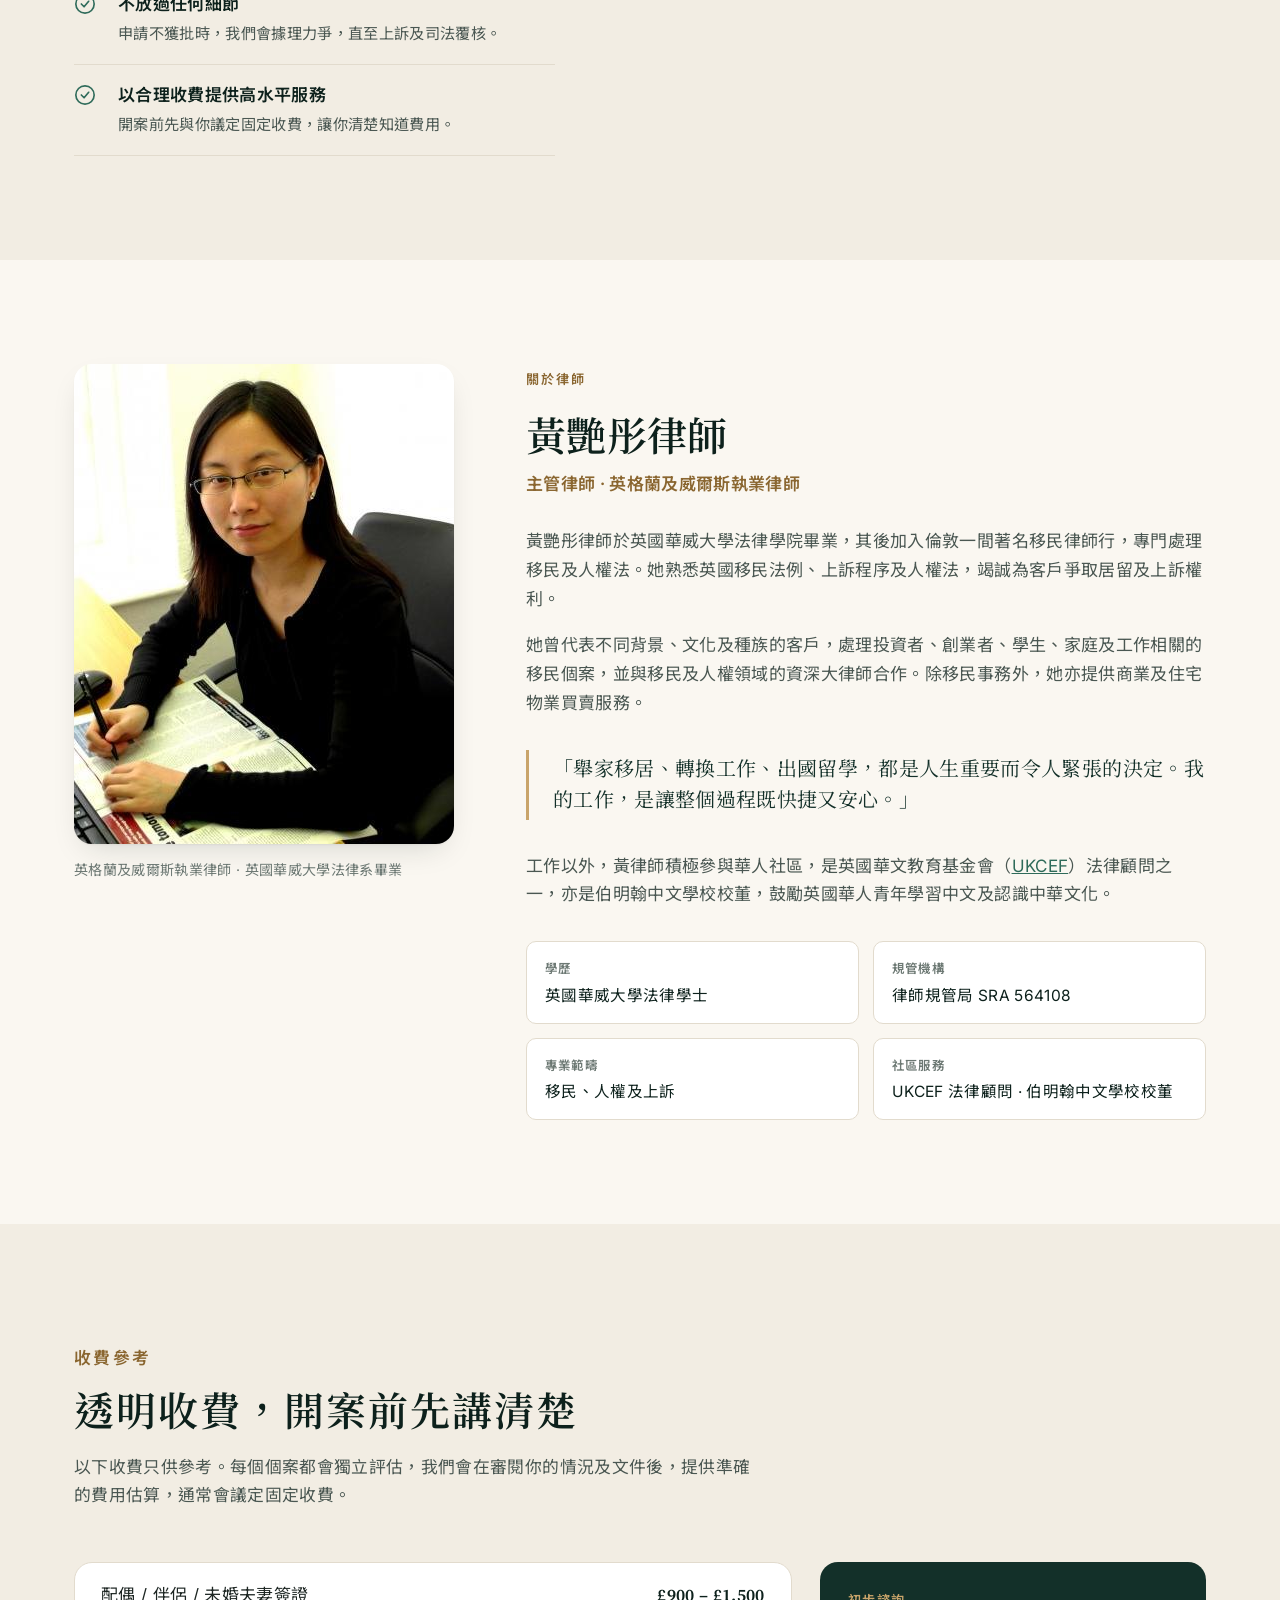
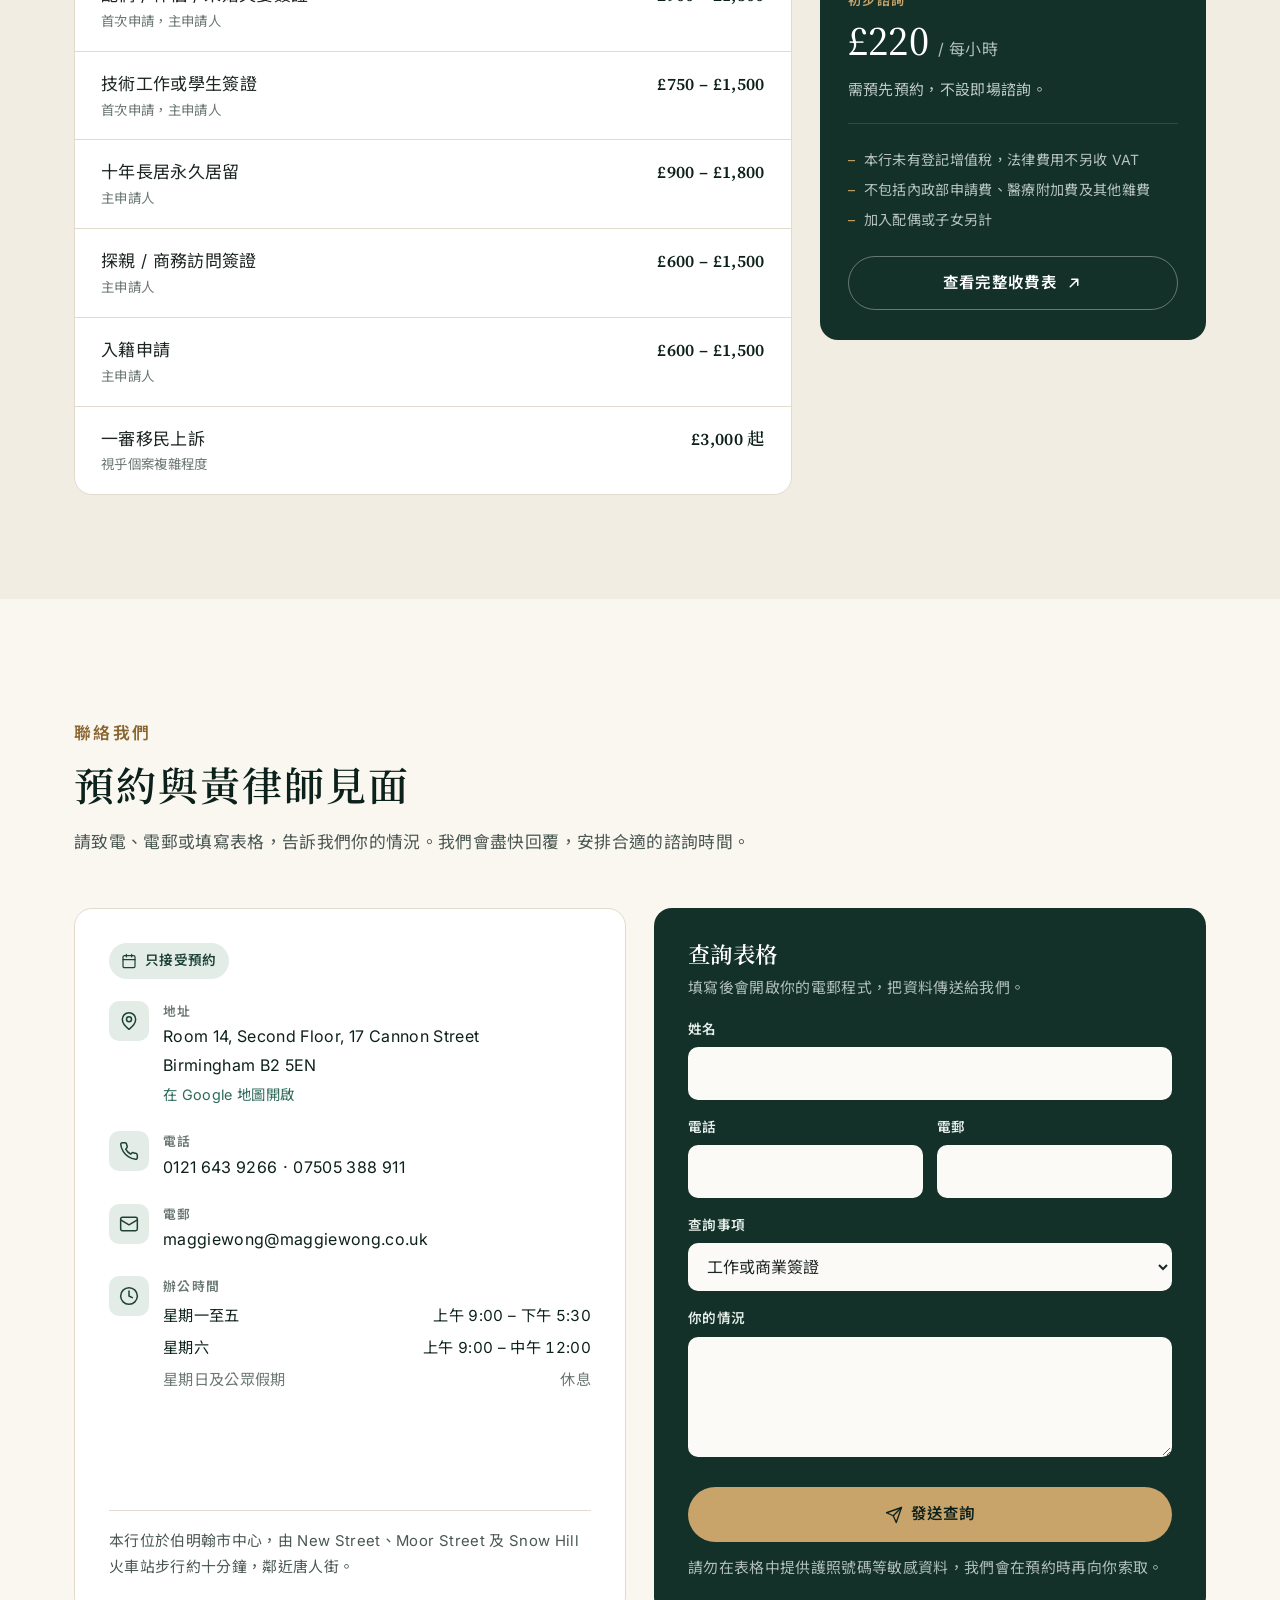
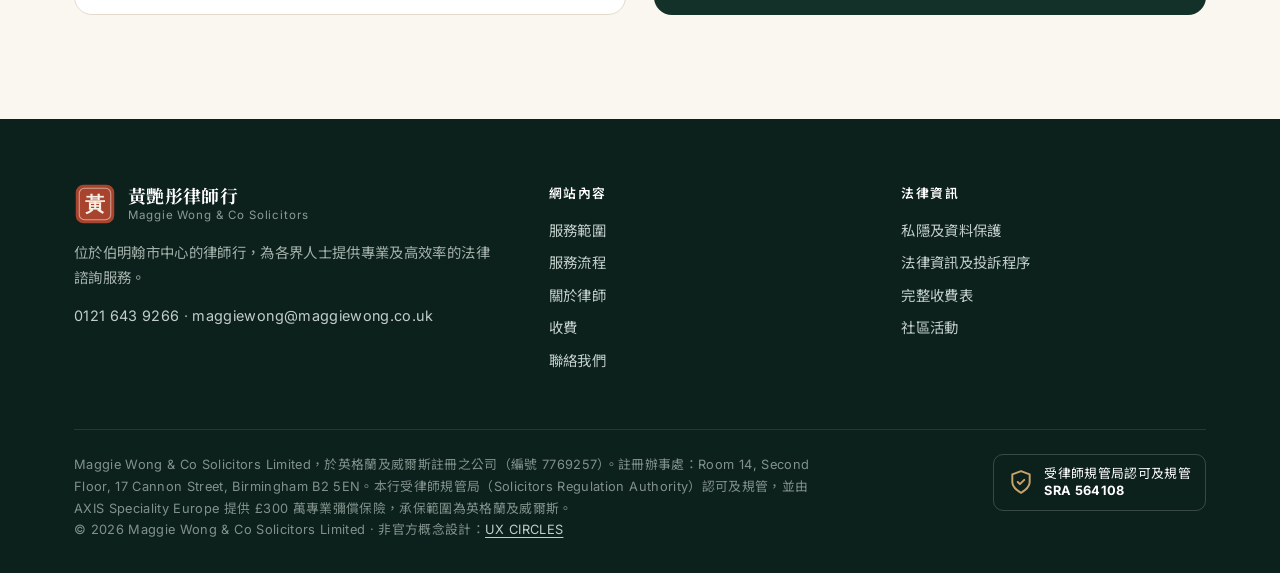
<file: home.html>
<!doctype html>
<html lang="zh-Hant">
<head>
<meta charset="utf-8">
<meta name="viewport" content="width=device-width, initial-scale=1">
<title>黃艷彤律師行 Maggie Wong & Co｜伯明翰移民律師</title>
<meta name="description" content="黃艷彤律師行位於伯明翰市中心，提供英國移民、人權、上訴、物業買賣、宣誓及牌照等法律服務。受律師規管局（SRA 564108）認可及規管。">
<meta property="og:title" content="黃艷彤律師行 Maggie Wong & Co｜伯明翰移民律師">
<meta property="og:description" content="黃艷彤律師行位於伯明翰市中心，提供英國移民、人權、上訴、物業買賣、宣誓及牌照等法律服務。受律師規管局（SRA 564108）認可及規管。">
<meta property="og:image" content="assets/img/maggie-wong.jpg">
<meta name="robots" content="noindex, nofollow">
<meta name="theme-color" content="#133029">
<link rel="alternate" hreflang="zh-Hant" href="home.html">
<link rel="alternate" hreflang="en-GB" href="index.html">
<link rel="icon" href="assets/img/logo.svg" type="image/svg+xml">
<link rel="preconnect" href="https://fonts.googleapis.com">
<link rel="preconnect" href="https://fonts.gstatic.com" crossorigin>
<link href="https://fonts.googleapis.com/css2?family=Inter:wght@400;500;600&family=Source+Serif+4:opsz,wght@8..60,500;8..60,600;8..60,700&family=Noto+Sans+TC:wght@400;500;700&family=Noto+Serif+TC:wght@500;600;700&display=swap" rel="stylesheet">
<link rel="stylesheet" href="assets/css/style.css">
</head>
<body>
<a class="skip" href="#main">跳至主要內容</a>
<div class="concept-bar" role="note">
  <div class="container concept-inner">
    <p><span class="concept-tag">概念</span><span class="concept-long">概念設計展示，非 <a href="http://maggiewong.co.uk/" target="_blank" rel="noopener">黃艷彤律師行官方網站</a>。</span></p>
    <a href="https://ux-circles.com/professionals" target="_blank" rel="noopener"><span class="concept-by">設計：</span><strong>UX CIRCLES</strong> <svg viewBox="0 0 24 24" fill="none" stroke="currentColor" stroke-width="2" stroke-linecap="round" stroke-linejoin="round" aria-hidden="true"><path d="M7 17 17 7M9 7h8v8"/></svg></a>
  </div>
</div>
<header class="site-header">
  <div class="container">
    <a class="brand" href="home.html">
      <img src="assets/img/logo.svg" alt="" width="42" height="42">
      <span class="brand-text"><span class="brand-name">黃艷彤律師行</span><span class="brand-sub">Maggie Wong &amp; Co Solicitors</span></span>
    </a>
    <nav class="nav" id="nav" aria-label="選單"><a href="#services">服務範圍</a><a href="#approach">服務流程</a><a href="#about">關於律師</a><a href="#fees">收費</a><a href="#contact">聯絡我們</a></nav>
    <div class="header-actions">
      <a class="lang" href="index.html" hreflang="en-GB" lang="en-GB">English</a>
      <a class="btn btn-primary btn-sm" href="#contact">預約諮詢</a>
      <button class="menu-toggle" type="button" aria-controls="nav" aria-expanded="false" aria-label="選單"><svg viewBox="0 0 24 24" fill="none" stroke="currentColor" stroke-width="2" stroke-linecap="round" stroke-linejoin="round" aria-hidden="true"><path d="M4 7h16M4 12h16M4 17h16"/></svg></button>
    </div>
  </div>
</header>

<main id="main">
<section class="hero">
  <div class="container">
    <div>
      <p class="eyebrow">伯明翰市中心 · 移民及人權法律</p>
      <h1><span class="nw">在英國生活、</span><span class="nw">工作、團聚，</span><br><em><span class="nw">由律師親自</span><span class="nw">為你處理</span></em></h1>
      <p class="hero-lead">簽證、永居、入籍及上訴，為個人、家庭及企業度身處理。</p>
      <div class="hero-cta">
        <a class="btn btn-primary" href="#contact"><svg viewBox="0 0 24 24" fill="none" stroke="currentColor" stroke-width="1.8" stroke-linecap="round" stroke-linejoin="round" aria-hidden="true"><rect x="3" y="4" width="18" height="18" rx="2"/><path d="M16 2v4M8 2v4M3 10h18"/></svg>預約諮詢</a>
        <a class="btn btn-ghost" href="tel:+441216439266"><svg viewBox="0 0 24 24" fill="none" stroke="currentColor" stroke-width="1.8" stroke-linecap="round" stroke-linejoin="round" aria-hidden="true"><path d="M22 16.9v3a2 2 0 0 1-2.2 2 19.8 19.8 0 0 1-8.6-3.1 19.5 19.5 0 0 1-6-6A19.8 19.8 0 0 1 2.1 4.2 2 2 0 0 1 4.1 2h3a2 2 0 0 1 2 1.7c.1.9.4 1.8.7 2.7a2 2 0 0 1-.5 2.1L8 9.8a16 16 0 0 0 6 6l1.3-1.3a2 2 0 0 1 2.1-.4c.9.3 1.8.6 2.7.7a2 2 0 0 1 1.7 2z"/></svg>致電 0121 643 9266</a>
      </div>
      <ul class="hero-meta"><li><svg viewBox="0 0 24 24" fill="none" stroke="currentColor" stroke-width="1.8" stroke-linecap="round" stroke-linejoin="round" aria-hidden="true"><path d="M20 10c0 6-8 12-8 12s-8-6-8-12a8 8 0 0 1 16 0z"/><circle cx="12" cy="10" r="3"/></svg>近唐人街，步行約十分鐘</li><li><svg viewBox="0 0 24 24" fill="none" stroke="currentColor" stroke-width="1.8" stroke-linecap="round" stroke-linejoin="round" aria-hidden="true"><rect x="3" y="4" width="18" height="18" rx="2"/><path d="M16 2v4M8 2v4M3 10h18"/></svg>只接受預約</li><li><svg viewBox="0 0 24 24" fill="none" stroke="currentColor" stroke-width="1.8" stroke-linecap="round" stroke-linejoin="round" aria-hidden="true"><path d="M12 22s8-4 8-10V5l-8-3-8 3v7c0 6 8 10 8 10z"/><path d="m9 12 2 2 4-4"/></svg>受 SRA 規管（564108）</li></ul>
    </div>
    <figure class="portrait" style="margin:0">
      <div class="portrait-frame"><img src="assets/img/maggie-wong.jpg" alt="黃艷彤律師在辦公室" width="403" height="480"></div>
      <figcaption class="portrait-card"><strong>黃艷彤律師</strong><span>英格蘭及威爾斯執業律師 · 英國華威大學法律系畢業</span></figcaption>
    </figure>
  </div>
</section>

<section class="trust" aria-label="我們的承諾">
  <div class="container"><div class="trust-item"><strong>律師親自處理</strong><span>由黃艷彤律師跟進你的個案</span></div><div class="trust-item"><strong>固定收費</strong><span>開案前先與你議定費用</span></div><div class="trust-item"><strong>專注移民及人權法</strong><span>曾於倫敦著名移民律師行執業</span></div><div class="trust-item"><strong>服務華人社區</strong><span>英國華文教育基金會法律顧問</span></div></div>
</section>

<section class="section" id="services">
  <div class="container">
    <div class="section-head reveal">
      <p class="eyebrow">服務範圍</p>
      <h2>由第一個簽證到入籍，每一步都有清晰方向</h2>
      <p>英國移民法例複雜多變。我們會針對你的工作及家庭狀況，找出最合適的申請路線，並為日後的續簽、永居及入籍作好準備。</p>
    </div>
    <div class="services"><article class="service reveal"><div class="service-icon"><svg viewBox="0 0 24 24" fill="none" stroke="currentColor" stroke-width="1.8" stroke-linecap="round" stroke-linejoin="round" aria-hidden="true"><rect x="2" y="7" width="20" height="14" rx="2"/><path d="M16 7V5a2 2 0 0 0-2-2h-4a2 2 0 0 0-2 2v2M2 13h20"/></svg></div><h3>商業及投資移民</h3><p>為創業者、投資者及海外公司駐英代表規劃簽證路線，由首次申請、續簽到永居一手包辦。</p><ul><li>創業及投資類簽證</li><li>海外公司駐英代表</li><li>續簽及永久居留</li></ul></article><article class="service reveal"><div class="service-icon"><svg viewBox="0 0 24 24" fill="none" stroke="currentColor" stroke-width="1.8" stroke-linecap="round" stroke-linejoin="round" aria-hidden="true"><rect x="4" y="2" width="16" height="20" rx="2"/><circle cx="12" cy="10" r="3.5"/><path d="M8.5 10h7M12 6.5c1.2 1 1.2 6 0 7M12 6.5c-1.2 1-1.2 6 0 7M9 17h6"/></svg></div><h3>工作簽證及擔保牌照</h3><p>協助僱員申請工作簽證，並為僱主申請及維持擔保牌照（Sponsor Licence）。</p><ul><li>技術工作簽證</li><li>公司內部調派</li><li>僱主擔保牌照申請</li></ul></article><article class="service reveal"><div class="service-icon"><svg viewBox="0 0 24 24" fill="none" stroke="currentColor" stroke-width="1.8" stroke-linecap="round" stroke-linejoin="round" aria-hidden="true"><path d="M22 10 12 5 2 10l10 5 10-5z"/><path d="M6 12v5c3 2 9 2 12 0v-5"/></svg></div><h3>學生簽證</h3><p>為來英升學的學生及兒童學生準備申請，並安排畢業後的簽證出路。</p><ul><li>學生及兒童學生簽證</li><li>續簽及轉換簽證</li><li>準學生簽證</li></ul></article><article class="service reveal"><div class="service-icon"><svg viewBox="0 0 24 24" fill="none" stroke="currentColor" stroke-width="1.8" stroke-linecap="round" stroke-linejoin="round" aria-hidden="true"><circle cx="9" cy="7" r="3"/><circle cx="17" cy="9" r="2.5"/><path d="M3 21v-2a5 5 0 0 1 5-5h2a5 5 0 0 1 5 5v2M15 21v-1.5a4 4 0 0 1 6-3.4"/></svg></div><h3>家庭團聚</h3><p>讓家人在英國團聚：配偶、未婚夫妻、同居伴侶、民事伴侶，以及受養子女及長者。</p><ul><li>配偶及伴侶簽證</li><li>未婚夫妻簽證</li><li>子女及長者受養人簽證</li></ul></article><article class="service reveal"><div class="service-icon"><svg viewBox="0 0 24 24" fill="none" stroke="currentColor" stroke-width="1.8" stroke-linecap="round" stroke-linejoin="round" aria-hidden="true"><path d="M17.8 19.2 16 11l3.5-3.5C21 6 21.5 4 21 3c-1-.5-3 0-4.5 1.5L13 8 4.8 6.2c-.5-.1-.9.1-1.1.5l-.3.5c-.2.5-.1 1 .3 1.3L9 12l-2 3H4l-1 1 3 2 2 3 1-1v-3l3-2 3.5 5.3c.3.4.8.5 1.3.3l.5-.2c.4-.3.6-.7.5-1.2z"/></svg></div><h3>探親及訪問簽證</h3><p>旅遊、探親、商務及短期學習的訪問簽證，以及其他各類入境簽證。</p><ul><li>旅遊及探親</li><li>商務訪問</li><li>各類入境簽證</li></ul></article><article class="service reveal"><div class="service-icon"><svg viewBox="0 0 24 24" fill="none" stroke="currentColor" stroke-width="1.8" stroke-linecap="round" stroke-linejoin="round" aria-hidden="true"><path d="M12 22s8-4 8-10V5l-8-3-8 3v7c0 6 8 10 8 10z"/><path d="m9 12 2 2 4-4"/></svg></div><h3>永久居留及入籍</h3><p>各類永久居留（ILR）申請、十年長居、酌情居留及複雜人權申請，以至入籍及護照。</p><ul><li>永久居留 ILR</li><li>十年長居</li><li>入籍及英國護照</li></ul></article><article class="service service-wide reveal"><div class="service-icon"><svg viewBox="0 0 24 24" fill="none" stroke="currentColor" stroke-width="1.8" stroke-linecap="round" stroke-linejoin="round" aria-hidden="true"><path d="M12 3v18M7 21h10M5 7h14M5 7l-3 7a3 3 0 0 0 6 0L5 7zM19 7l-3 7a3 3 0 0 0 6 0l-3-7z"/></svg></div><div><h3>上訴、司法覆核及庇護</h3><p>申請被拒並非終點。我們會分析拒簽理由，代表你向移民審裁處及更高級法院上訴，或提出司法覆核。</p></div><div><ul><li>移民審裁處上訴</li><li>司法覆核</li><li>庇護及人權申請</li><li>與資深大律師合作處理</li><li>一審上訴 £3,000 起</li><li>全程由律師親自代表</li></ul></div></article><article class="service reveal"><div class="service-icon"><svg viewBox="0 0 24 24" fill="none" stroke="currentColor" stroke-width="1.8" stroke-linecap="round" stroke-linejoin="round" aria-hidden="true"><path d="M3 10.5 12 3l9 7.5V20a1 1 0 0 1-1 1h-5v-6H9v6H4a1 1 0 0 1-1-1z"/></svg></div><h3>商業及住宅物業</h3><p>房屋買賣、商舖新租約、分租及轉讓租約，以及生意買賣。</p><ul><li>住宅物業買賣</li><li>商業租約及轉讓</li><li>生意買賣</li></ul></article><article class="service reveal"><div class="service-icon"><svg viewBox="0 0 24 24" fill="none" stroke="currentColor" stroke-width="1.8" stroke-linecap="round" stroke-linejoin="round" aria-hidden="true"><path d="M14 2H6a2 2 0 0 0-2 2v16a2 2 0 0 0 2 2h12a2 2 0 0 0 2-2V8z"/><path d="M14 2v6h6M8 13h8M8 17h5"/></svg></div><h3>宣誓、改名及牌照</h3><p>單身證明、改名契（Deed Poll）、各類宣誓書，以及處所牌照和個人牌照申請。</p><ul><li>單身證明及宣誓書</li><li>改名契 Deed Poll</li><li>處所及個人酒牌</li></ul></article>
      <article class="service reveal" style="display:flex;flex-direction:column;justify-content:center;background:var(--paper-2)">
        <h3>預約與黃律師見面</h3>
        <p>請致電、電郵或填寫表格，告訴我們你的情況。我們會盡快回覆，安排合適的諮詢時間。</p>
        <div><a class="btn btn-outline btn-sm" href="#contact">預約諮詢</a></div>
      </article>
    </div>
  </div>
</section>

<section class="section section-alt" id="approach">
  <div class="container approach">
    <div class="reveal">
      <div class="section-head" style="margin-bottom:32px">
        <p class="eyebrow">我們的承諾</p>
        <h2>沒有兩個個案是一樣的</h2>
        <p>我們以全面的角度處理每一個個案，讓你可以安心工作和生活。</p>
      </div>
      <ul class="promises"><li><svg viewBox="0 0 24 24" fill="none" stroke="currentColor" stroke-width="1.8" stroke-linecap="round" stroke-linejoin="round" aria-hidden="true"><circle cx="12" cy="12" r="10"/><path d="m8 12 3 3 5-6"/></svg><div><strong>認識你這個人，而不是一個檔案編號</strong><span>我們會先了解你的工作及家庭狀況，再給你合適的意見。</span></div></li><li><svg viewBox="0 0 24 24" fill="none" stroke="currentColor" stroke-width="1.8" stroke-linecap="round" stroke-linejoin="round" aria-hidden="true"><circle cx="12" cy="12" r="10"/><path d="m8 12 3 3 5-6"/></svg><div><strong>為你、你的公司和家人找出有效的方案</strong><span>安排申請時間、準備表格，並提醒你申請後需要注意的事項。</span></div></li><li><svg viewBox="0 0 24 24" fill="none" stroke="currentColor" stroke-width="1.8" stroke-linecap="round" stroke-linejoin="round" aria-hidden="true"><circle cx="12" cy="12" r="10"/><path d="m8 12 3 3 5-6"/></svg><div><strong>長遠的簽證規劃，而非一次性申請</strong><span>從第一個簽證開始，就為續簽、永居及入籍鋪路。</span></div></li><li><svg viewBox="0 0 24 24" fill="none" stroke="currentColor" stroke-width="1.8" stroke-linecap="round" stroke-linejoin="round" aria-hidden="true"><circle cx="12" cy="12" r="10"/><path d="m8 12 3 3 5-6"/></svg><div><strong>不放過任何細節</strong><span>申請不獲批時，我們會據理力爭，直至上訴及司法覆核。</span></div></li><li><svg viewBox="0 0 24 24" fill="none" stroke="currentColor" stroke-width="1.8" stroke-linecap="round" stroke-linejoin="round" aria-hidden="true"><circle cx="12" cy="12" r="10"/><path d="m8 12 3 3 5-6"/></svg><div><strong>以合理收費提供高水平服務</strong><span>開案前先與你議定固定收費，讓你清楚知道費用。</span></div></li></ul>
    </div>
    <div class="reveal">
      <p class="steps-title">服務流程</p>
      <ol class="steps"><li><h3>預約諮詢</h3><p>致電或電郵預約。本行只接受預約，不設即場諮詢。</p></li><li><h3>評估個案及報價</h3><p>審閱你的情況及文件後，提供準確的費用估算。</p></li><li><h3>準備及遞交申請</h3><p>準備表格及證明文件，確保申請準時遞交，避免被拒。</p></li><li><h3>跟進直至結果</h3><p>代表你與內政部聯絡；如有需要，可就決定提出上訴。</p></li></ol>
    </div>
  </div>
</section>

<section class="section" id="about">
  <div class="container about">
    <figure class="about-photo reveal" style="margin:0">
      <img src="assets/img/maggie-wong.jpg" alt="黃艷彤律師在辦公室" width="403" height="480" loading="lazy">
      <figcaption>英格蘭及威爾斯執業律師 · 英國華威大學法律系畢業</figcaption>
    </figure>
    <div class="about-body reveal">
      <p class="eyebrow" style="color:var(--accent)">關於律師</p>
      <h2>黃艷彤律師</h2>
      <p class="role">主管律師 · 英格蘭及威爾斯執業律師</p>
      <p>黃艷彤律師於英國華威大學法律學院畢業，其後加入倫敦一間著名移民律師行，專門處理移民及人權法。她熟悉英國移民法例、上訴程序及人權法，竭誠為客戶爭取居留及上訴權利。</p><p>她曾代表不同背景、文化及種族的客戶，處理投資者、創業者、學生、家庭及工作相關的移民個案，並與移民及人權領域的資深大律師合作。除移民事務外，她亦提供商業及住宅物業買賣服務。</p>
      <blockquote class="quote">「舉家移居、轉換工作、出國留學，都是人生重要而令人緊張的決定。我的工作，是讓整個過程既快捷又安心。」</blockquote>
      <p>工作以外，黃律師積極參與華人社區，是英國華文教育基金會（<a href="http://www.ukcef.org.uk" target="_blank" rel="noopener">UKCEF</a>）法律顧問之一，亦是伯明翰中文學校校董，鼓勵英國華人青年學習中文及認識中華文化。</p>
      <div class="facts"><div class="fact"><strong>學歷</strong><span>英國華威大學法律學士</span></div><div class="fact"><strong>規管機構</strong><span>律師規管局 SRA 564108</span></div><div class="fact"><strong>專業範疇</strong><span>移民、人權及上訴</span></div><div class="fact"><strong>社區服務</strong><span>UKCEF 法律顧問 · 伯明翰中文學校校董</span></div></div>
    </div>
  </div>
</section>

<section class="section section-alt" id="fees">
  <div class="container">
    <div class="section-head reveal">
      <p class="eyebrow">收費參考</p>
      <h2>透明收費，開案前先講清楚</h2>
      <p>以下收費只供參考。每個個案都會獨立評估，我們會在審閱你的情況及文件後，提供準確的費用估算，通常會議定固定收費。</p>
    </div>
    <div class="fees-wrap">
      <div class="fee-table reveal"><div class="fee-row"><span>配偶 / 伴侶 / 未婚夫妻簽證<small>首次申請，主申請人</small></span><strong>£900 – £1,500</strong></div><div class="fee-row"><span>技術工作或學生簽證<small>首次申請，主申請人</small></span><strong>£750 – £1,500</strong></div><div class="fee-row"><span>十年長居永久居留<small>主申請人</small></span><strong>£900 – £1,800</strong></div><div class="fee-row"><span>探親 / 商務訪問簽證<small>主申請人</small></span><strong>£600 – £1,500</strong></div><div class="fee-row"><span>入籍申請<small>主申請人</small></span><strong>£600 – £1,500</strong></div><div class="fee-row"><span>一審移民上訴<small>視乎個案複雜程度</small></span><strong>£3,000 起</strong></div></div>
      <aside class="fee-note reveal">
        <h3>初步諮詢</h3>
        <div class="price">£220 <small>/ 每小時</small></div>
        <p>需預先預約，不設即場諮詢。</p>
        <ul><li>本行未有登記增值稅，法律費用不另收 VAT</li><li>不包括內政部申請費、醫療附加費及其他雜費</li><li>加入配偶或子女另計</li></ul>
        <a class="btn btn-ghost" href="http://maggiewong.co.uk/Prices.html" target="_blank" rel="noopener">查看完整收費表 <svg viewBox="0 0 24 24" fill="none" stroke="currentColor" stroke-width="2" stroke-linecap="round" stroke-linejoin="round" aria-hidden="true"><path d="M7 17 17 7M9 7h8v8"/></svg></a>
      </aside>
    </div>
  </div>
</section>

<section class="section" id="contact">
  <div class="container">
    <div class="section-head reveal">
      <p class="eyebrow">聯絡我們</p>
      <h2>預約與黃律師見面</h2>
      <p>請致電、電郵或填寫表格，告訴我們你的情況。我們會盡快回覆，安排合適的諮詢時間。</p>
    </div>
    <div class="contact">
      <div class="contact-info reveal">
        <span class="appt"><svg viewBox="0 0 24 24" fill="none" stroke="currentColor" stroke-width="1.8" stroke-linecap="round" stroke-linejoin="round" aria-hidden="true"><rect x="3" y="4" width="18" height="18" rx="2"/><path d="M16 2v4M8 2v4M3 10h18"/></svg>只接受預約</span>
        <div class="contact-line"><span class="ic"><svg viewBox="0 0 24 24" fill="none" stroke="currentColor" stroke-width="1.8" stroke-linecap="round" stroke-linejoin="round" aria-hidden="true"><path d="M20 10c0 6-8 12-8 12s-8-6-8-12a8 8 0 0 1 16 0z"/><circle cx="12" cy="10" r="3"/></svg></span><div><strong>地址</strong><span>Room 14, Second Floor, 17 Cannon Street<br>Birmingham B2 5EN</span><br><a href="https://www.google.com/maps/search/?api=1&query=17+Cannon+Street+Birmingham+B2+5EN" target="_blank" rel="noopener" style="font-size:.9rem;color:var(--pine-600)">在 Google 地圖開啟</a></div></div>
        <div class="contact-line"><span class="ic"><svg viewBox="0 0 24 24" fill="none" stroke="currentColor" stroke-width="1.8" stroke-linecap="round" stroke-linejoin="round" aria-hidden="true"><path d="M22 16.9v3a2 2 0 0 1-2.2 2 19.8 19.8 0 0 1-8.6-3.1 19.5 19.5 0 0 1-6-6A19.8 19.8 0 0 1 2.1 4.2 2 2 0 0 1 4.1 2h3a2 2 0 0 1 2 1.7c.1.9.4 1.8.7 2.7a2 2 0 0 1-.5 2.1L8 9.8a16 16 0 0 0 6 6l1.3-1.3a2 2 0 0 1 2.1-.4c.9.3 1.8.6 2.7.7a2 2 0 0 1 1.7 2z"/></svg></span><div><strong>電話</strong><a href="tel:+441216439266">0121 643 9266</a> · <a href="tel:+447505388911">07505 388 911</a></div></div>
        <div class="contact-line"><span class="ic"><svg viewBox="0 0 24 24" fill="none" stroke="currentColor" stroke-width="1.8" stroke-linecap="round" stroke-linejoin="round" aria-hidden="true"><rect x="2" y="4" width="20" height="16" rx="2"/><path d="m22 7-10 6L2 7"/></svg></span><div><strong>電郵</strong><a href="mailto:maggiewong@maggiewong.co.uk">maggiewong@maggiewong.co.uk</a></div></div>
        <div class="contact-line"><span class="ic"><svg viewBox="0 0 24 24" fill="none" stroke="currentColor" stroke-width="1.8" stroke-linecap="round" stroke-linejoin="round" aria-hidden="true"><circle cx="12" cy="12" r="10"/><path d="M12 6v6l4 2"/></svg></span><div><strong>辦公時間</strong><table class="hours"><tr><td>星期一至五</td><td>上午 9:00 – 下午 5:30</td></tr><tr><td>星期六</td><td>上午 9:00 – 中午 12:00</td></tr><tr class="closed"><td>星期日及公眾假期</td><td>休息</td></tr></table></div></div>
        <p class="directions">本行位於伯明翰市中心，由 New Street、Moor Street 及 Snow Hill 火車站步行約十分鐘，鄰近唐人街。</p>
      </div>
      <form class="form reveal" id="enquiry" data-subject="網上查詢" data-l-name="姓名" data-l-phone="電話" data-l-email="電郵" data-l-topic="查詢事項">
        <h3>查詢表格</h3>
        <p>填寫後會開啟你的電郵程式，把資料傳送給我們。</p>
        <div class="field"><label for="f-name">姓名</label><input id="f-name" name="name" autocomplete="name" required></div>
        <div class="field-row">
          <div class="field"><label for="f-phone">電話</label><input id="f-phone" name="phone" type="tel" autocomplete="tel"></div>
          <div class="field"><label for="f-email">電郵</label><input id="f-email" name="email" type="email" autocomplete="email" required></div>
        </div>
        <div class="field"><label for="f-topic">查詢事項</label><select id="f-topic" name="topic"><option>工作或商業簽證</option><option>學生簽證</option><option>家庭或伴侶簽證</option><option>永久居留或入籍</option><option>上訴或拒簽</option><option>物業買賣</option><option>宣誓、改名或牌照</option><option>其他</option></select></div>
        <div class="field"><label for="f-msg">你的情況</label><textarea id="f-msg" name="message"></textarea></div>
        <button class="btn btn-primary" type="submit"><svg viewBox="0 0 24 24" fill="none" stroke="currentColor" stroke-width="1.8" stroke-linecap="round" stroke-linejoin="round" aria-hidden="true"><path d="m22 2-7 20-4-9-9-4z"/><path d="M22 2 11 13"/></svg>發送查詢</button>
        <p class="form-note">請勿在表格中提供護照號碼等敏感資料，我們會在預約時再向你索取。</p>
      </form>
    </div>
  </div>
</section>
</main>

<footer class="site-footer">
  <div class="container">
    <div class="footer-grid">
      <div>
        <a class="brand" href="home.html"><img src="assets/img/logo.svg" alt="" width="42" height="42"><span class="brand-text"><span class="brand-name">黃艷彤律師行</span><span class="brand-sub">Maggie Wong &amp; Co Solicitors</span></span></a>
        <p>位於伯明翰市中心的律師行，為各界人士提供專業及高效率的法律諮詢服務。</p>
        <p><a href="tel:+441216439266">0121 643 9266</a> · <a href="mailto:maggiewong@maggiewong.co.uk">maggiewong@maggiewong.co.uk</a></p>
      </div>
      <div><h4>網站內容</h4><ul><li><a href="#services">服務範圍</a></li><li><a href="#approach">服務流程</a></li><li><a href="#about">關於律師</a></li><li><a href="#fees">收費</a></li><li><a href="#contact">聯絡我們</a></li></ul></div>
      <div><h4>法律資訊</h4><ul><li><a href="http://maggiewong.co.uk/Newsletter_ICU.html" target="_blank" rel="noopener">私隱及資料保護</a></li><li><a href="http://maggiewong.co.uk/Legal_Information_.html" target="_blank" rel="noopener">法律資訊及投訴程序</a></li><li><a href="http://maggiewong.co.uk/Prices.html" target="_blank" rel="noopener">完整收費表</a></li><li><a href="http://maggiewong.co.uk/Event.html" target="_blank" rel="noopener">社區活動</a></li></ul></div>
    </div>
    <div class="reg">
      <p>Maggie Wong &amp; Co Solicitors Limited，於英格蘭及威爾斯註冊之公司（編號 7769257）。註冊辦事處：Room 14, Second Floor, 17 Cannon Street, Birmingham B2 5EN。本行受律師規管局（Solicitors Regulation Authority）認可及規管，並由 AXIS Speciality Europe 提供 £300 萬專業彌償保險，承保範圍為英格蘭及威爾斯。<br>© <span id="year">2026</span> Maggie Wong &amp; Co Solicitors Limited · 非官方概念設計：<a href="https://ux-circles.com/professionals" target="_blank" rel="noopener">UX CIRCLES</a></p>
      <span class="sra"><svg viewBox="0 0 24 24" fill="none" stroke="currentColor" stroke-width="1.8" stroke-linecap="round" stroke-linejoin="round" aria-hidden="true"><path d="M12 22s8-4 8-10V5l-8-3-8 3v7c0 6 8 10 8 10z"/><path d="m9 12 2 2 4-4"/></svg><span>受律師規管局認可及規管<br><strong>SRA 564108</strong></span></span>
    </div>
  </div>
</footer>

<div class="callbar">
  <a class="btn btn-outline" href="tel:+441216439266"><svg viewBox="0 0 24 24" fill="none" stroke="currentColor" stroke-width="1.8" stroke-linecap="round" stroke-linejoin="round" aria-hidden="true"><path d="M22 16.9v3a2 2 0 0 1-2.2 2 19.8 19.8 0 0 1-8.6-3.1 19.5 19.5 0 0 1-6-6A19.8 19.8 0 0 1 2.1 4.2 2 2 0 0 1 4.1 2h3a2 2 0 0 1 2 1.7c.1.9.4 1.8.7 2.7a2 2 0 0 1-.5 2.1L8 9.8a16 16 0 0 0 6 6l1.3-1.3a2 2 0 0 1 2.1-.4c.9.3 1.8.6 2.7.7a2 2 0 0 1 1.7 2z"/></svg>致電</a>
  <a class="btn btn-primary" href="#contact">預約諮詢</a>
</div>
<script src="assets/js/main.js"></script>
</body>
</html>
</file>
<file: assets/css/style.css>
/* Maggie Wong & Co Solicitors — concept redesign */
:root {
  --ink: #1d2623;
  --ink-soft: #4a5752;
  --ink-muted: #6c7873;
  --pine-950: #0d211c;
  --pine-900: #133029;
  --pine-800: #1c4238;
  --pine-600: #2f6b5a;
  --pine-100: #e3ece7;
  --seal: #a8432e;
  --seal-dark: #8a3524;
  /* Roles: --btn-* for primary buttons, --accent for eyebrows, numbers, bullets, icons */
  --btn-bg: var(--gold);
  --btn-bg-hover: #d8b77f;
  --btn-fg: var(--pine-950);
  --accent: #8a6630;
  --accent-icon: var(--pine-600);
  --bullet: var(--gold);
  --appt-bg: var(--pine-100);
  --appt-fg: var(--pine-800);
  --gold: #c9a46a;
  --paper: #faf7f1;
  --paper-2: #f2ede3;
  --card: #ffffff;
  --line: #e2dbcd;
  --radius: 10px;
  --radius-lg: 18px;
  --shadow: 0 1px 2px rgba(13, 33, 28, .05), 0 12px 32px -12px rgba(13, 33, 28, .18);
  --serif: "Source Serif 4", "Noto Serif TC", "Songti TC", "PMingLiU", Georgia, serif;
  --sans: "Inter", "Noto Sans TC", "PingFang TC", "Microsoft JhengHei", system-ui, sans-serif;
  --container: 1180px;
}

*, *::before, *::after { box-sizing: border-box; }
html { scroll-behavior: smooth; scroll-padding-top: 88px; -webkit-text-size-adjust: 100%; }
@media (prefers-reduced-motion: reduce) { html { scroll-behavior: auto; } }
body { margin: 0; background: var(--paper); color: var(--ink); font-family: var(--sans); font-size: 17px; line-height: 1.7; -webkit-font-smoothing: antialiased; }
html[lang^="zh"] body { letter-spacing: .02em; }
img { max-width: 100%; display: block; }
a { color: var(--pine-600); }
h1, h2, h3 { text-wrap: balance; font-family: var(--serif); color: var(--pine-950); line-height: 1.25; margin: 0; font-weight: 600; }
p { margin: 0 0 1em; }
.container { width: 100%; max-width: var(--container); margin: 0 auto; padding: 0 24px; }
@media (max-width: 600px) { .container { padding: 0 16px; } }

.skip { position: absolute; left: -9999px; top: 0; background: var(--pine-900); color: #fff; padding: 10px 16px; z-index: 100; }
.skip:focus { left: 12px; top: 12px; }
:focus-visible { outline: 2px solid var(--accent); outline-offset: 3px; border-radius: 4px; }

/* ---------- Concept / credit stripe (UX CIRCLES) ---------- */
.concept-bar { background: var(--pine-950); color: rgba(226, 236, 231, .78); font-size: 12.5px; border-bottom: 1px solid rgba(255,255,255,.06); }
.concept-inner { height: 36px; display: flex; align-items: center; justify-content: space-between; gap: 16px; }
.concept-inner p { display: flex; align-items: center; gap: 10px; margin: 0; min-width: 0; white-space: nowrap; overflow: hidden; text-overflow: ellipsis; }
.concept-tag { flex-shrink: 0; font-size: 10px; font-weight: 600; letter-spacing: .12em; text-transform: uppercase; color: var(--pine-950); background: var(--gold); padding: 3px 7px 2px; border-radius: 4px; line-height: 1.4; }
.concept-inner > a { flex-shrink: 0; display: inline-flex; align-items: center; gap: 4px; color: #eef3f0; text-decoration: none; letter-spacing: .02em; }
.concept-inner > a strong { font-weight: 600; letter-spacing: .06em; }
.concept-inner > a svg { width: .9em; height: .9em; }
.concept-inner > a:hover { color: var(--gold); }
.concept-long a { color: inherit; text-decoration: underline; text-underline-offset: 3px; text-decoration-color: rgba(226, 236, 231, .4); }
.concept-long a:hover { color: var(--gold); text-decoration-color: currentColor; }
@media (max-width: 760px) { .concept-long { display: none; } }

/* ---------- Header ---------- */
.site-header { position: sticky; top: 0; z-index: 50; background: rgba(250, 247, 241, .94); backdrop-filter: saturate(1.4) blur(10px); -webkit-backdrop-filter: saturate(1.4) blur(10px); border-bottom: 1px solid var(--line); }
.site-header .container { display: flex; align-items: center; justify-content: space-between; height: 76px; gap: 20px; }
.brand { display: flex; align-items: center; gap: 12px; text-decoration: none; color: var(--pine-950); min-width: 0; }
.brand img { width: 42px; height: 42px; flex: none; }
.brand-text { display: flex; flex-direction: column; line-height: 1.25; min-width: 0; }
.brand-name { font-family: var(--serif); font-size: 1.12rem; font-weight: 700; white-space: nowrap; }
.brand-sub { font-size: .72rem; letter-spacing: .08em; color: var(--ink-muted); white-space: nowrap; }
.nav { display: flex; align-items: center; gap: 2px; }
.nav a { text-decoration: none; color: var(--ink); font-size: .95rem; padding: 8px 12px; border-radius: var(--radius); }
.nav a:hover { background: var(--paper-2); color: var(--pine-900); }
.header-actions { display: flex; align-items: center; gap: 10px; }
.lang { text-decoration: none; font-size: .85rem; font-weight: 600; color: var(--pine-800); border: 1px solid var(--line); border-radius: 999px; padding: 6px 12px; white-space: nowrap; }
.lang:hover { border-color: var(--pine-600); }
.menu-toggle { display: none; width: 44px; height: 44px; border: 1px solid var(--line); background: var(--card); border-radius: var(--radius); align-items: center; justify-content: center; cursor: pointer; color: var(--pine-950); }
.menu-toggle svg { width: 22px; height: 22px; }

.btn { display: inline-flex; align-items: center; justify-content: center; gap: 8px; font: inherit; font-size: .97rem; font-weight: 600; text-decoration: none; padding: 13px 22px; border-radius: 999px; border: 1px solid transparent; cursor: pointer; transition: background .2s, color .2s, border-color .2s, transform .2s; white-space: nowrap; }
.btn svg { width: 18px; height: 18px; flex: none; }
.btn-primary { background: var(--btn-bg); color: var(--btn-fg); }
.btn-primary:hover { background: var(--btn-bg-hover); }
.btn-ghost { border-color: rgba(255,255,255,.35); color: #fff; }
.btn-ghost:hover { border-color: #fff; background: rgba(255,255,255,.06); }
.btn-outline { border-color: var(--pine-800); color: var(--pine-900); }
.btn-outline:hover { background: var(--pine-900); color: #fff; }
.btn-sm { padding: 9px 16px; font-size: .88rem; }

@media (max-width: 1020px) {
  .nav { display: none; position: absolute; top: 100%; left: 0; right: 0; flex-direction: column; align-items: stretch; background: var(--paper); border-bottom: 1px solid var(--line); padding: 8px 16px 16px; box-shadow: 0 16px 24px -16px rgba(0,0,0,.2); }
  .nav.open { display: flex; }
  .nav a { padding: 12px 8px; border-bottom: 1px solid var(--line); border-radius: 0; }
  .menu-toggle { display: inline-flex; }
}
@media (max-width: 600px) {
  .site-header .container { height: 66px; }
  .header-actions .btn { display: none; }
  .brand img { width: 36px; height: 36px; }
  .brand-name { font-size: 1rem; }
  .brand-sub { font-size: .66rem; }
}

/* ---------- Hero ---------- */
.hero { position: relative; background: var(--pine-900); color: #e6eee9; overflow: hidden; }
.hero::before { content: ""; position: absolute; inset: 0; background:
  radial-gradient(900px 500px at 85% 10%, rgba(201, 164, 106, .16), transparent 60%),
  radial-gradient(700px 500px at 0% 100%, rgba(47, 107, 90, .45), transparent 60%); pointer-events: none; }
.hero .container { position: relative; z-index: 1; display: grid; grid-template-columns: 1.15fr .85fr; gap: 56px; align-items: center; padding-top: 88px; padding-bottom: 96px; }
.eyebrow { display: inline-flex; align-items: center; gap: 10px; font-size: .82rem; font-weight: 600; letter-spacing: .14em; text-transform: uppercase; color: var(--gold); margin-bottom: 22px; }
.hero h1 { color: #fff; font-size: clamp(2.1rem, 4.2vw, 3.2rem); font-weight: 600; letter-spacing: .01em; }
html[lang^="zh"] .hero h1 { font-size: clamp(2rem, 3.9vw, 3.1rem); letter-spacing: .06em; line-height: 1.35; }
.nw { display: inline-block; }
.hero h1 em { font-style: normal; color: var(--gold); }
.hero-lead { font-size: 1.12rem; color: rgba(230, 238, 233, .82); max-width: 34em; margin: 24px 0 34px; }
.hero-cta { display: flex; flex-wrap: wrap; gap: 12px; }
.hero-meta { display: flex; flex-wrap: wrap; gap: 10px 28px; margin: 40px 0 0; padding: 0; list-style: none; font-size: .9rem; color: rgba(230, 238, 233, .75); }
.hero-meta li { display: flex; align-items: center; gap: 8px; }
.hero-meta svg { width: 17px; height: 17px; color: var(--gold); flex: none; }

.portrait { position: relative; justify-self: end; width: 100%; max-width: 400px; }
.portrait-frame { position: relative; border-radius: var(--radius-lg); overflow: hidden; aspect-ratio: 403 / 480; box-shadow: 0 30px 60px -20px rgba(0,0,0,.5); }
.portrait-frame img { width: 100%; height: 100%; object-fit: cover; filter: saturate(.9) contrast(1.04); }
.portrait-card { position: absolute; left: -32px; bottom: 28px; background: var(--paper); color: var(--ink); border-radius: var(--radius); padding: 14px 18px; box-shadow: var(--shadow); max-width: 260px; }
.portrait-card strong { display: block; font-family: var(--serif); font-size: 1.08rem; color: var(--pine-950); }
.portrait-card span { font-size: .84rem; color: var(--ink-muted); line-height: 1.5; display: block; }

@media (max-width: 900px) {
  .hero .container { grid-template-columns: 1fr; gap: 48px; padding-top: 56px; padding-bottom: 72px; }
  .portrait { justify-self: start; max-width: 340px; margin-left: 14px; }
  .portrait-card { left: auto; right: -8px; }
}
@media (max-width: 600px) {
  .hero-lead { font-size: 1.02rem; }
  .hero-cta .btn { flex: 1 1 100%; }
  .portrait { max-width: 300px; }
}

/* ---------- Trust strip ---------- */
.trust { background: var(--card); border-bottom: 1px solid var(--line); }
.trust .container { display: grid; grid-template-columns: repeat(4, 1fr); }
.trust-item { padding: 26px 24px; border-left: 1px solid var(--line); }
.trust-item:first-child { border-left: 0; padding-left: 0; }
.trust-item strong { display: block; font-family: var(--serif); font-size: 1.1rem; color: var(--pine-950); margin-bottom: 2px; }
.trust-item span { font-size: .88rem; color: var(--ink-muted); line-height: 1.5; display: block; }
@media (max-width: 900px) {
  .trust .container { grid-template-columns: 1fr 1fr; }
  .trust-item { padding: 20px 16px; }
  .trust-item:nth-child(odd) { border-left: 0; padding-left: 0; }
  .trust-item:nth-child(n+3) { border-top: 1px solid var(--line); }
}

/* ---------- Sections ---------- */
.section { padding: 104px 0; }
.section-alt { background: var(--paper-2); }
.section-head { max-width: 680px; margin-bottom: 52px; }
.section-head .eyebrow { color: var(--accent); margin-bottom: 14px; }
.section-head h2 { font-size: clamp(1.8rem, 3.2vw, 2.5rem); }
html[lang^="zh"] .section-head h2 { letter-spacing: .05em; }
.section-head p { color: var(--ink-soft); margin: 16px 0 0; font-size: 1.05rem; }
@media (max-width: 600px) { .section { padding: 72px 0; } .section-head { margin-bottom: 36px; } }

/* Services */
.services { display: grid; grid-template-columns: repeat(3, 1fr); gap: 20px; }
.service { position: relative; background: var(--card); border: 1px solid var(--line); border-radius: var(--radius-lg); padding: 28px 28px 26px; transition: border-color .25s, box-shadow .25s, transform .25s; }
.service:hover { border-color: #cdbfa6; box-shadow: var(--shadow); transform: translateY(-2px); }
.service-icon { width: 46px; height: 46px; border-radius: 12px; background: var(--pine-100); color: var(--pine-800); display: grid; place-items: center; margin-bottom: 18px; }
.service-icon svg { width: 24px; height: 24px; }
.service h3 { font-size: 1.22rem; margin-bottom: 8px; }
.service p { color: var(--ink-soft); font-size: .95rem; margin: 0 0 14px; }
.service ul { margin: 0; padding: 0; list-style: none; font-size: .9rem; color: var(--ink); }
.service li { position: relative; padding-left: 16px; margin-top: 4px; }
.service li::before { content: ""; position: absolute; left: 0; top: .72em; width: 6px; height: 6px; border-radius: 50%; background: var(--bullet); opacity: .7; }
.service-wide { grid-column: span 3; display: grid; grid-template-columns: auto 1fr 1fr; gap: 12px 40px; align-items: start; background: var(--pine-900); border-color: var(--pine-900); color: #e6eee9; }
.service-wide:hover { border-color: var(--pine-900); }
.service-wide h3 { color: #fff; }
.service-wide p { color: rgba(230, 238, 233, .8); }
.service-wide ul { color: #e6eee9; }
.service-wide li::before { background: var(--gold); opacity: 1; }
.service-wide .service-icon { background: rgba(255,255,255,.08); color: var(--gold); margin: 0; }
@media (max-width: 1020px) {
  .services { grid-template-columns: 1fr 1fr; }
  .service-wide { grid-column: span 2; grid-template-columns: 1fr 1fr; }
  .service-wide .service-icon { grid-column: span 2; }
}
@media (max-width: 680px) {
  .services { grid-template-columns: 1fr; }
  .service-wide { grid-column: auto; grid-template-columns: 1fr; }
  .service-wide .service-icon { grid-column: auto; }
  .service { padding: 24px 22px; }
}

/* Approach */
.approach { display: grid; grid-template-columns: .9fr 1.1fr; gap: 64px; align-items: start; }
.promises { list-style: none; margin: 0; padding: 0; }
.promises li { display: grid; grid-template-columns: 30px 1fr; gap: 14px; padding: 16px 0; border-top: 1px solid var(--line); }
.promises li:last-child { border-bottom: 1px solid var(--line); }
.promises svg { width: 22px; height: 22px; color: var(--accent-icon); margin-top: 3px; }
.promises strong { display: block; color: var(--pine-950); font-weight: 600; }
.promises span { color: var(--ink-soft); font-size: .95rem; }
.steps { counter-reset: step; list-style: none; margin: 0; padding: 0; display: grid; gap: 14px; }
.steps li { counter-increment: step; position: relative; background: var(--card); border: 1px solid var(--line); border-radius: var(--radius-lg); padding: 22px 24px 22px 84px; }
.steps li::before { content: counter(step, decimal-leading-zero); position: absolute; left: 24px; top: 20px; font-family: var(--serif); font-size: 1.7rem; font-weight: 600; color: var(--accent); line-height: 1; }
.steps h3 { font-size: 1.1rem; margin-bottom: 4px; }
.steps p { margin: 0; color: var(--ink-soft); font-size: .95rem; }
.steps-title { font-family: var(--serif); font-size: 1.2rem; color: var(--pine-950); margin: 0 0 16px; }
@media (max-width: 900px) { .approach { grid-template-columns: 1fr; gap: 48px; } }
@media (max-width: 600px) { .steps li { padding: 20px 18px 20px 66px; } .steps li::before { left: 18px; font-size: 1.45rem; } }

/* About */
.about { display: grid; grid-template-columns: 380px 1fr; gap: 72px; align-items: start; }
.about-photo { position: sticky; top: 110px; }
.about-photo img { border-radius: var(--radius-lg); width: 100%; aspect-ratio: 4 / 5; object-fit: cover; object-position: 50% 20%; box-shadow: var(--shadow); }
.about-photo figcaption { margin-top: 14px; font-size: .88rem; color: var(--ink-muted); }
.about-body h2 { font-size: clamp(1.8rem, 3.2vw, 2.5rem); margin-bottom: 8px; }
.about-body .role { color: var(--accent); font-weight: 600; margin-bottom: 28px; }
.about-body p { color: var(--ink-soft); }
.quote { margin: 32px 0; padding: 4px 0 4px 24px; border-left: 3px solid var(--gold); font-family: var(--serif); font-size: 1.25rem; line-height: 1.55; color: var(--pine-900); }
.facts { display: grid; grid-template-columns: 1fr 1fr; gap: 14px; margin-top: 32px; }
.fact { background: var(--card); border: 1px solid var(--line); border-radius: var(--radius); padding: 16px 18px; }
.fact strong { display: block; font-size: .78rem; letter-spacing: .1em; text-transform: uppercase; color: var(--ink-muted); font-weight: 600; margin-bottom: 4px; }
.fact span { color: var(--pine-950); font-size: .97rem; line-height: 1.5; display: block; }
.fact a { color: inherit; }
@media (max-width: 900px) {
  .about { grid-template-columns: 1fr; gap: 36px; }
  .about-photo { position: static; max-width: 320px; }
}
@media (max-width: 600px) { .facts { grid-template-columns: 1fr; } }

/* Fees */
.fees-wrap { display: grid; grid-template-columns: 1.3fr .7fr; gap: 28px; align-items: start; }
.fee-table { background: var(--card); border: 1px solid var(--line); border-radius: var(--radius-lg); overflow: hidden; }
.fee-row { display: flex; justify-content: space-between; align-items: baseline; gap: 20px; padding: 18px 26px; border-top: 1px solid var(--line); }
.fee-row:first-child { border-top: 0; }
.fee-row span { color: var(--ink); }
.fee-row small { display: block; color: var(--ink-muted); font-size: .84rem; }
.fee-row strong { font-family: var(--serif); font-weight: 600; color: var(--pine-950); white-space: nowrap; font-size: 1.08rem; font-variant-numeric: tabular-nums; }
.fee-note { background: var(--pine-900); color: #e6eee9; border-radius: var(--radius-lg); padding: 30px 28px; }
.fee-note .price { font-family: var(--serif); font-size: 2.6rem; color: #fff; line-height: 1.1; }
.fee-note .price small { font-size: 1rem; color: rgba(230,238,233,.75); font-family: var(--sans); }
.fee-note h3 { color: var(--gold); font-family: var(--sans); font-size: .82rem; letter-spacing: .12em; text-transform: uppercase; margin-bottom: 10px; }
.fee-note p { color: rgba(230,238,233,.82); font-size: .93rem; margin: 14px 0 0; }
.fee-note ul { margin: 20px 0 0; padding: 18px 0 0; border-top: 1px solid rgba(255,255,255,.12); list-style: none; font-size: .88rem; color: rgba(230,238,233,.78); }
.fee-note li { margin-top: 6px; padding-left: 16px; position: relative; }
.fee-note li::before { content: "–"; position: absolute; left: 0; color: var(--gold); }
.fee-note .btn { margin-top: 24px; width: 100%; }
@media (max-width: 900px) { .fees-wrap { grid-template-columns: 1fr; } }
@media (max-width: 600px) { .fee-row { padding: 16px 18px; flex-direction: column; gap: 2px; } }

/* Contact */
.contact { display: grid; grid-template-columns: 1fr 1fr; gap: 28px; align-items: stretch; }
.contact-info { background: var(--card); border: 1px solid var(--line); border-radius: var(--radius-lg); padding: 34px; display: flex; flex-direction: column; gap: 22px; }
.contact-line { display: grid; grid-template-columns: 40px 1fr; gap: 14px; align-items: start; }
.contact-line .ic { width: 40px; height: 40px; border-radius: 10px; background: var(--pine-100); color: var(--pine-800); display: grid; place-items: center; }
.contact-line .ic svg { width: 20px; height: 20px; }
.contact-line strong { display: block; font-size: .8rem; letter-spacing: .1em; text-transform: uppercase; color: var(--ink-muted); font-weight: 600; }
.contact-line div > span, .contact-line div > a { color: var(--pine-950); font-size: 1rem; }
.contact-line a { text-decoration: none; }
.contact-line a:hover { text-decoration: underline; }
.hours { width: 100%; border-collapse: collapse; font-size: .95rem; margin-top: 2px; }
.hours td { padding: 3px 0; color: var(--pine-950); }
.hours td:last-child { text-align: right; font-variant-numeric: tabular-nums; white-space: nowrap; padding-left: 12px; }
.hours tr.closed td { color: var(--ink-muted); }
.appt { display: inline-flex; align-items: center; gap: 8px; align-self: flex-start; background: var(--appt-bg); color: var(--appt-fg); font-size: .85rem; font-weight: 600; padding: 6px 12px; border-radius: 999px; }
.appt svg { width: 16px; height: 16px; }
.directions { margin-top: auto !important; color: var(--ink-soft); font-size: .93rem; margin: 0; padding-top: 18px; border-top: 1px solid var(--line); }

.form { background: var(--pine-900); color: #e6eee9; border-radius: var(--radius-lg); padding: 34px; }
.form h3 { color: #fff; font-size: 1.4rem; margin-bottom: 6px; }
.form > p { color: rgba(230,238,233,.75); font-size: .93rem; }
.field { margin-top: 16px; }
.field-row { display: grid; grid-template-columns: 1fr 1fr; gap: 14px; }
.field label { display: block; font-size: .85rem; font-weight: 600; margin-bottom: 6px; color: #e6eee9; }
.field input, .field select, .field textarea { width: 100%; font: inherit; font-size: 1rem; color: var(--ink); background: #fbfaf7; border: 1px solid transparent; border-radius: var(--radius); padding: 12px 14px; }
.field textarea { min-height: 120px; resize: vertical; }
.field input:focus, .field select:focus, .field textarea:focus { outline: 2px solid var(--gold); outline-offset: 1px; }
.form .btn { margin-top: 22px; width: 100%; }
.form-note { font-size: .8rem; color: rgba(230,238,233,.6); margin: 14px 0 0; }
@media (max-width: 900px) { .contact { grid-template-columns: 1fr; } }
@media (max-width: 600px) { .contact-info, .form { padding: 24px 20px; } .field-row { grid-template-columns: 1fr; gap: 0; } }

/* ---------- Footer ---------- */
.site-footer { background: var(--pine-950); color: rgba(226, 236, 231, .7); font-size: .9rem; padding: 64px 0 32px; }
.footer-grid { display: grid; grid-template-columns: 1.4fr 1fr 1fr; gap: 48px; }
.site-footer .brand { color: #fff; margin-bottom: 16px; }
.site-footer .brand-sub { color: rgba(226, 236, 231, .6); }
.site-footer h4 { color: #fff; font-size: .8rem; letter-spacing: .12em; text-transform: uppercase; margin: 0 0 14px; font-weight: 600; }
.site-footer ul { list-style: none; margin: 0; padding: 0; }
.site-footer li { margin-bottom: 8px; }
.site-footer a { color: rgba(226, 236, 231, .85); text-decoration: none; }
.site-footer a:hover { color: var(--gold); }
.reg { margin-top: 48px; padding-top: 24px; border-top: 1px solid rgba(255,255,255,.1); font-size: .8rem; line-height: 1.7; color: rgba(226, 236, 231, .55); display: flex; justify-content: space-between; gap: 24px; flex-wrap: wrap; }
.reg p { margin: 0; max-width: 760px; }
.reg a { text-decoration: underline; text-underline-offset: 3px; }
.sra { display: inline-flex; align-items: center; gap: 10px; border: 1px solid rgba(255,255,255,.18); border-radius: var(--radius); padding: 10px 14px; color: #fff; font-size: .8rem; line-height: 1.35; align-self: flex-start; }
.sra svg { width: 26px; height: 26px; color: var(--gold); flex: none; }
@media (max-width: 900px) { .footer-grid { grid-template-columns: 1fr 1fr; } .footer-grid > :first-child { grid-column: span 2; } }
@media (max-width: 600px) { .footer-grid { grid-template-columns: 1fr; gap: 32px; } .footer-grid > :first-child { grid-column: auto; } }

/* Mobile call bar */
.callbar { display: none; }
@media (max-width: 600px) {
  .callbar { display: grid; grid-template-columns: 1fr 1fr; gap: 8px; position: fixed; left: 0; right: 0; bottom: 0; z-index: 60; padding: 10px 12px calc(10px + env(safe-area-inset-bottom)); background: rgba(250,247,241,.96); border-top: 1px solid var(--line); backdrop-filter: blur(8px); -webkit-backdrop-filter: blur(8px); }
  .callbar .btn { padding: 11px 12px; font-size: .92rem; }
  body { padding-bottom: 72px; }
}

/* Reveal */
.reveal { opacity: 0; transform: translateY(18px); transition: opacity .7s ease, transform .7s ease; }
.reveal.in { opacity: 1; transform: none; }
@media (prefers-reduced-motion: reduce) { .reveal { opacity: 1; transform: none; transition: none; } .service, .btn { transition: none; } .service:hover { transform: none; } }
</file>
